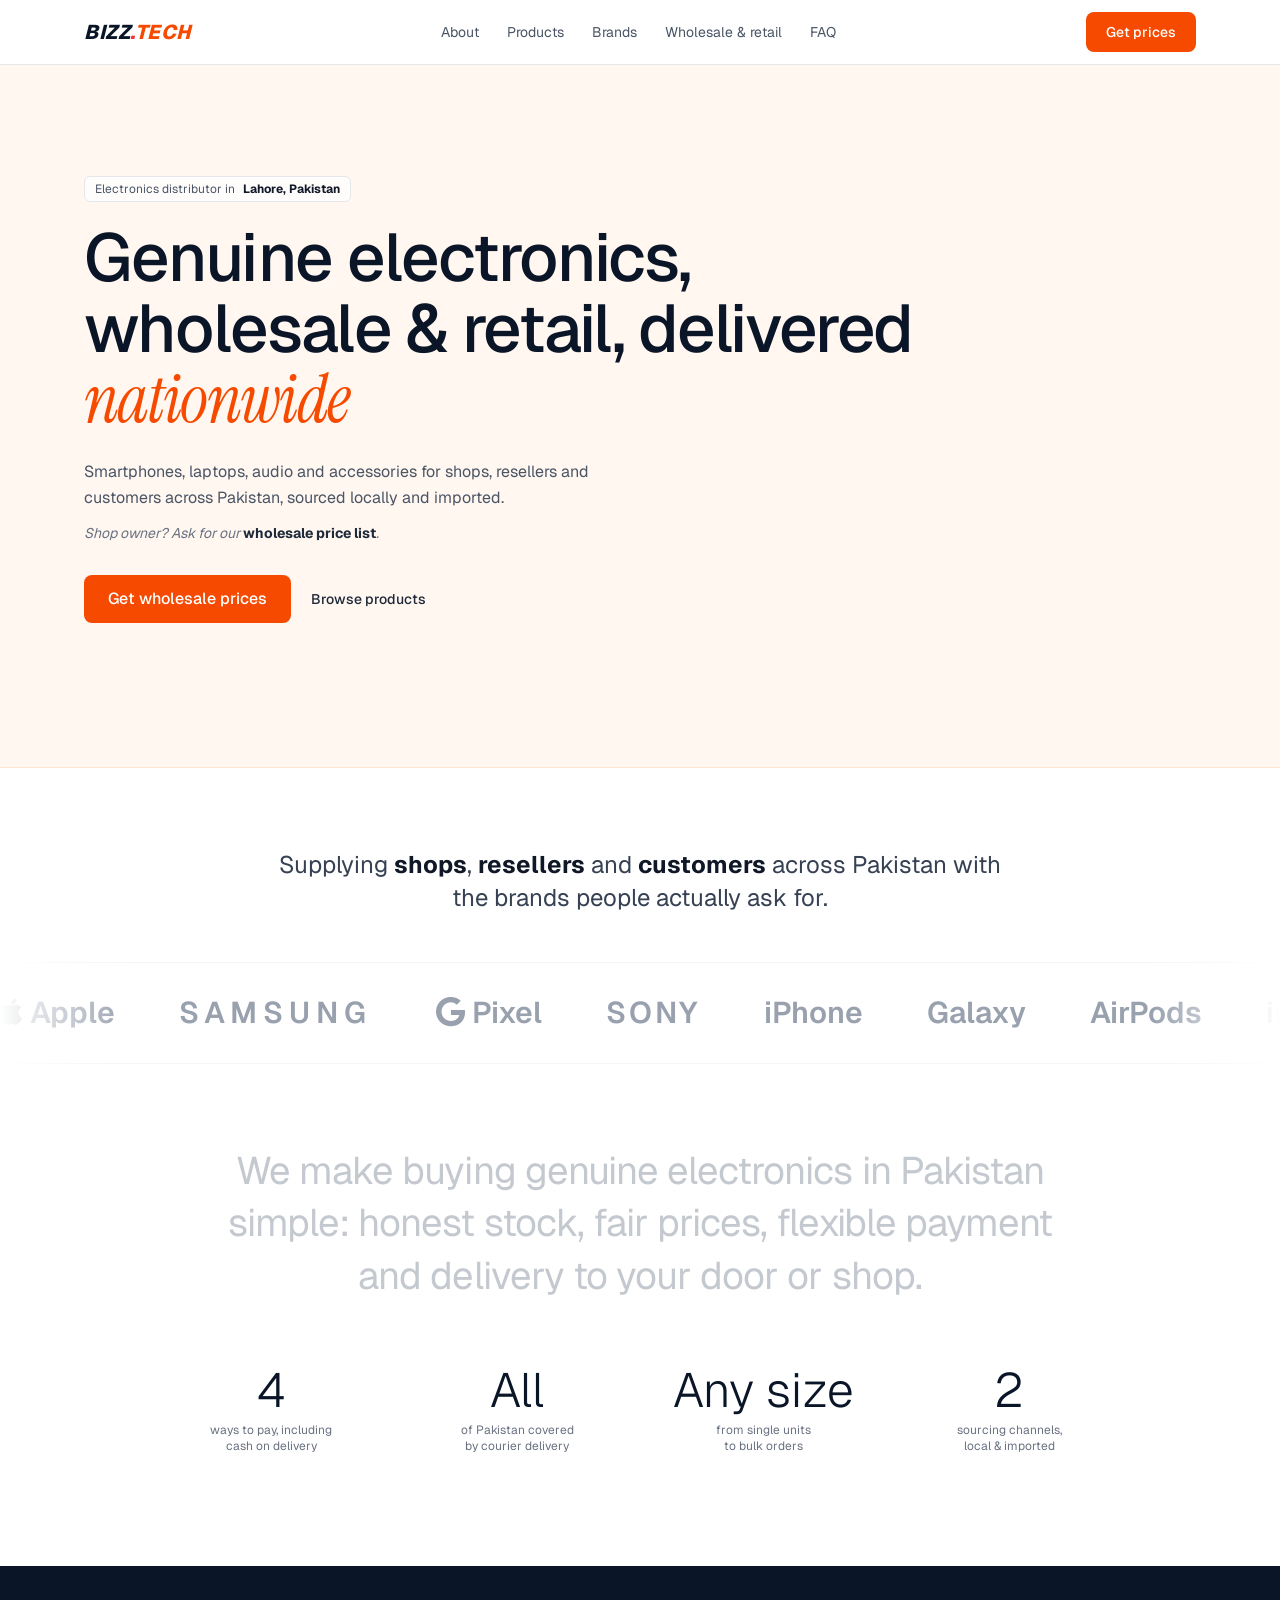
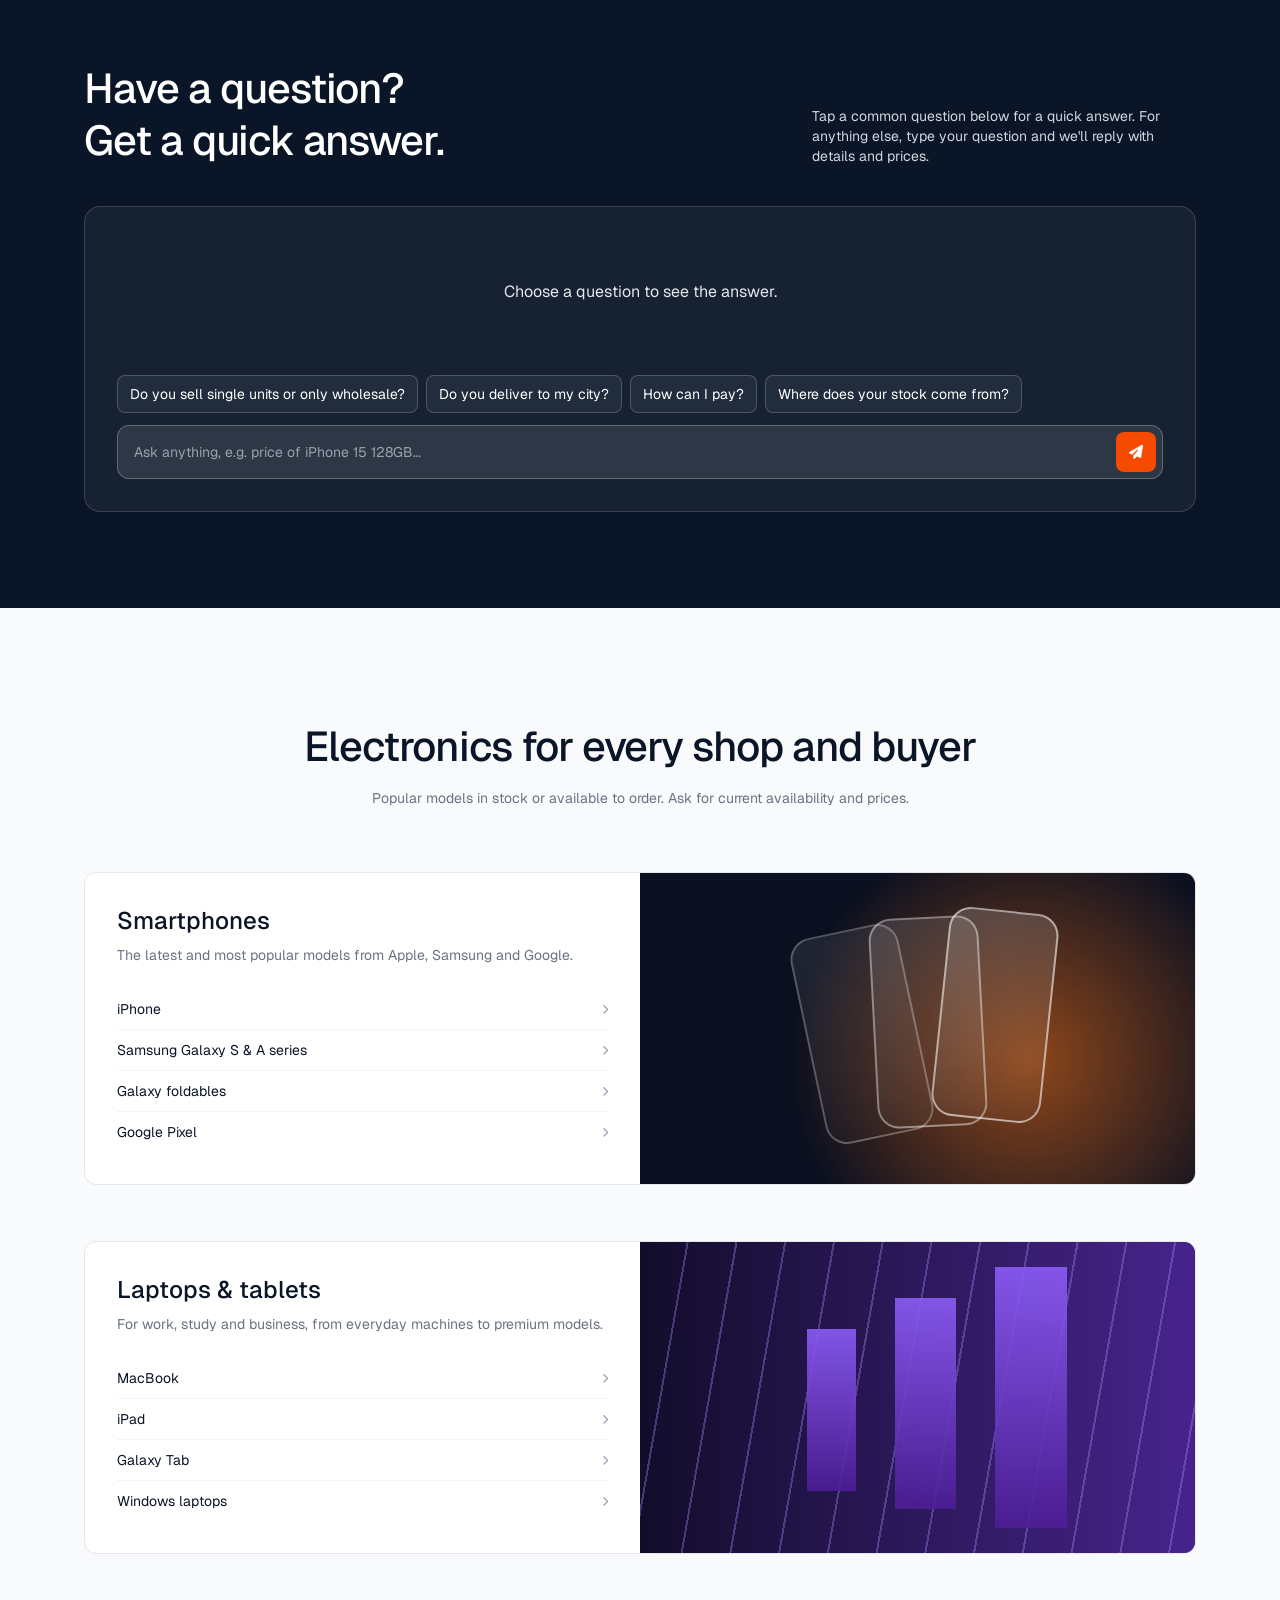
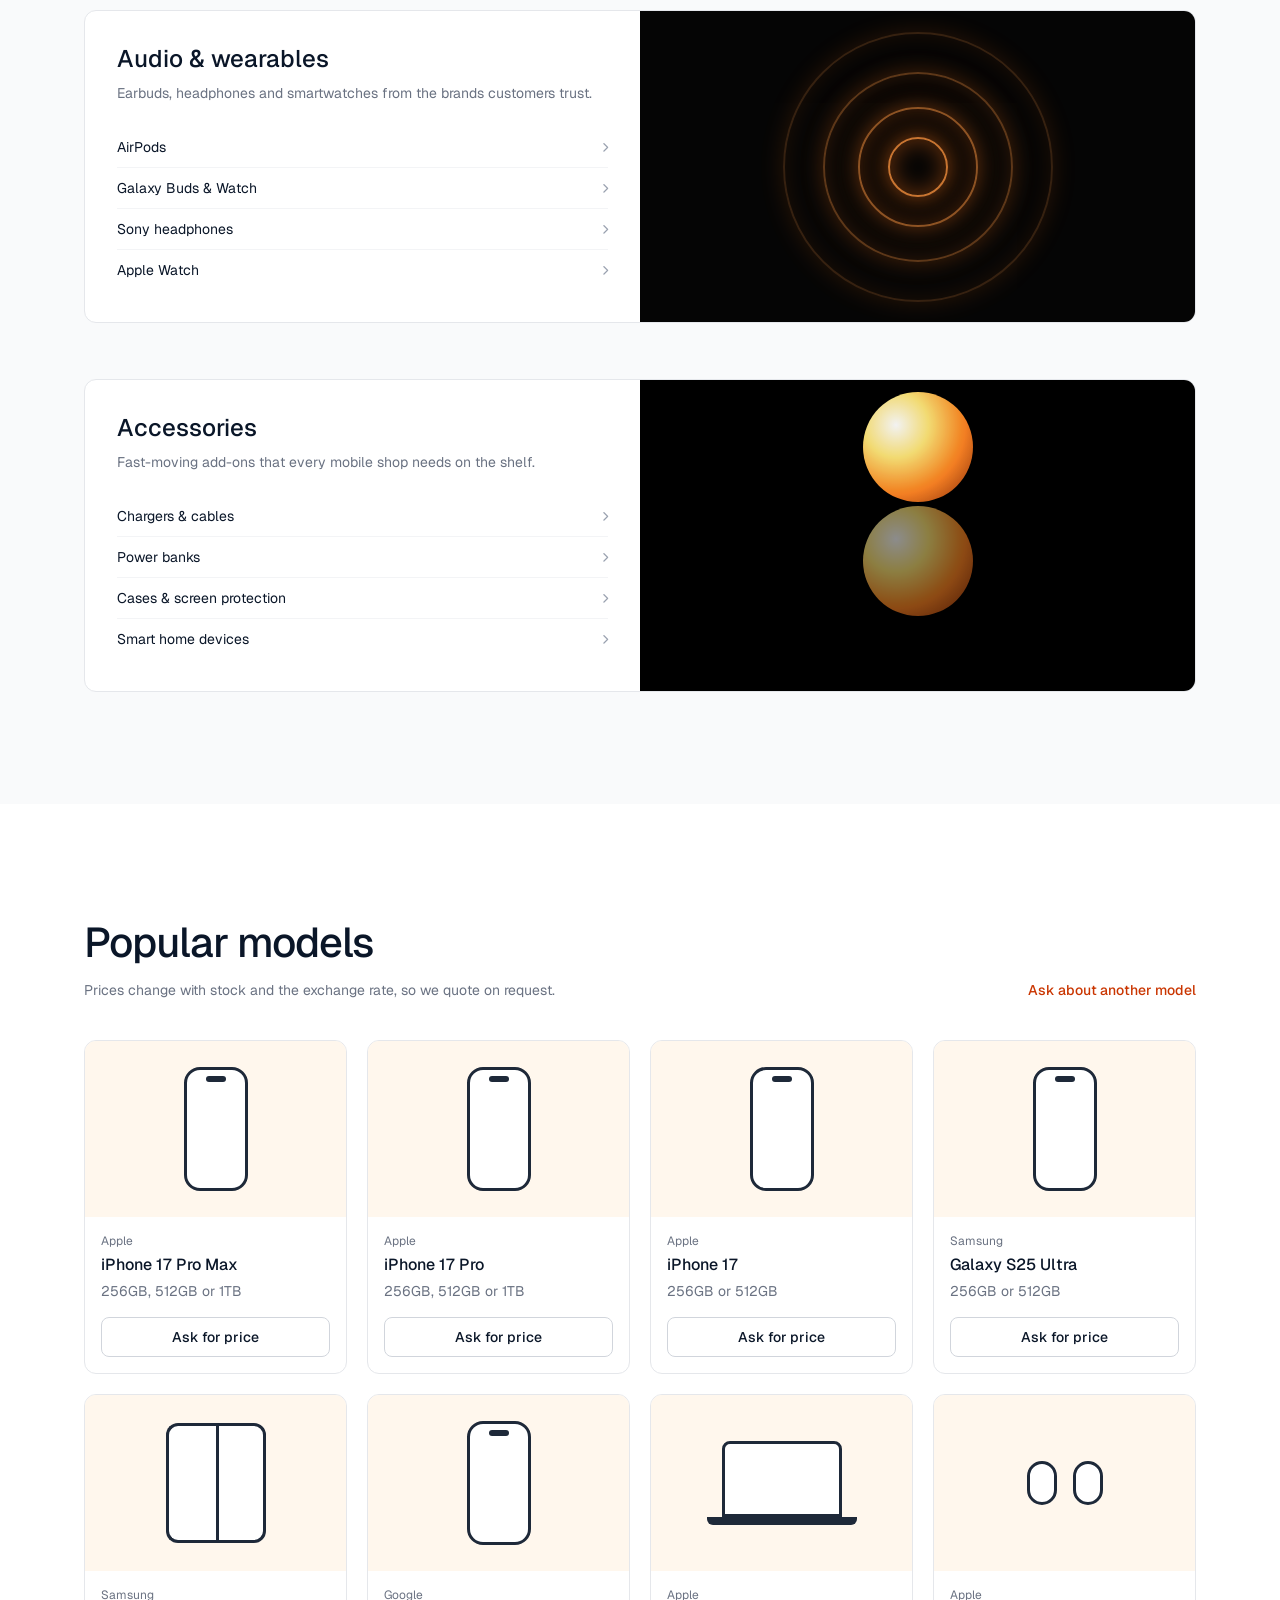
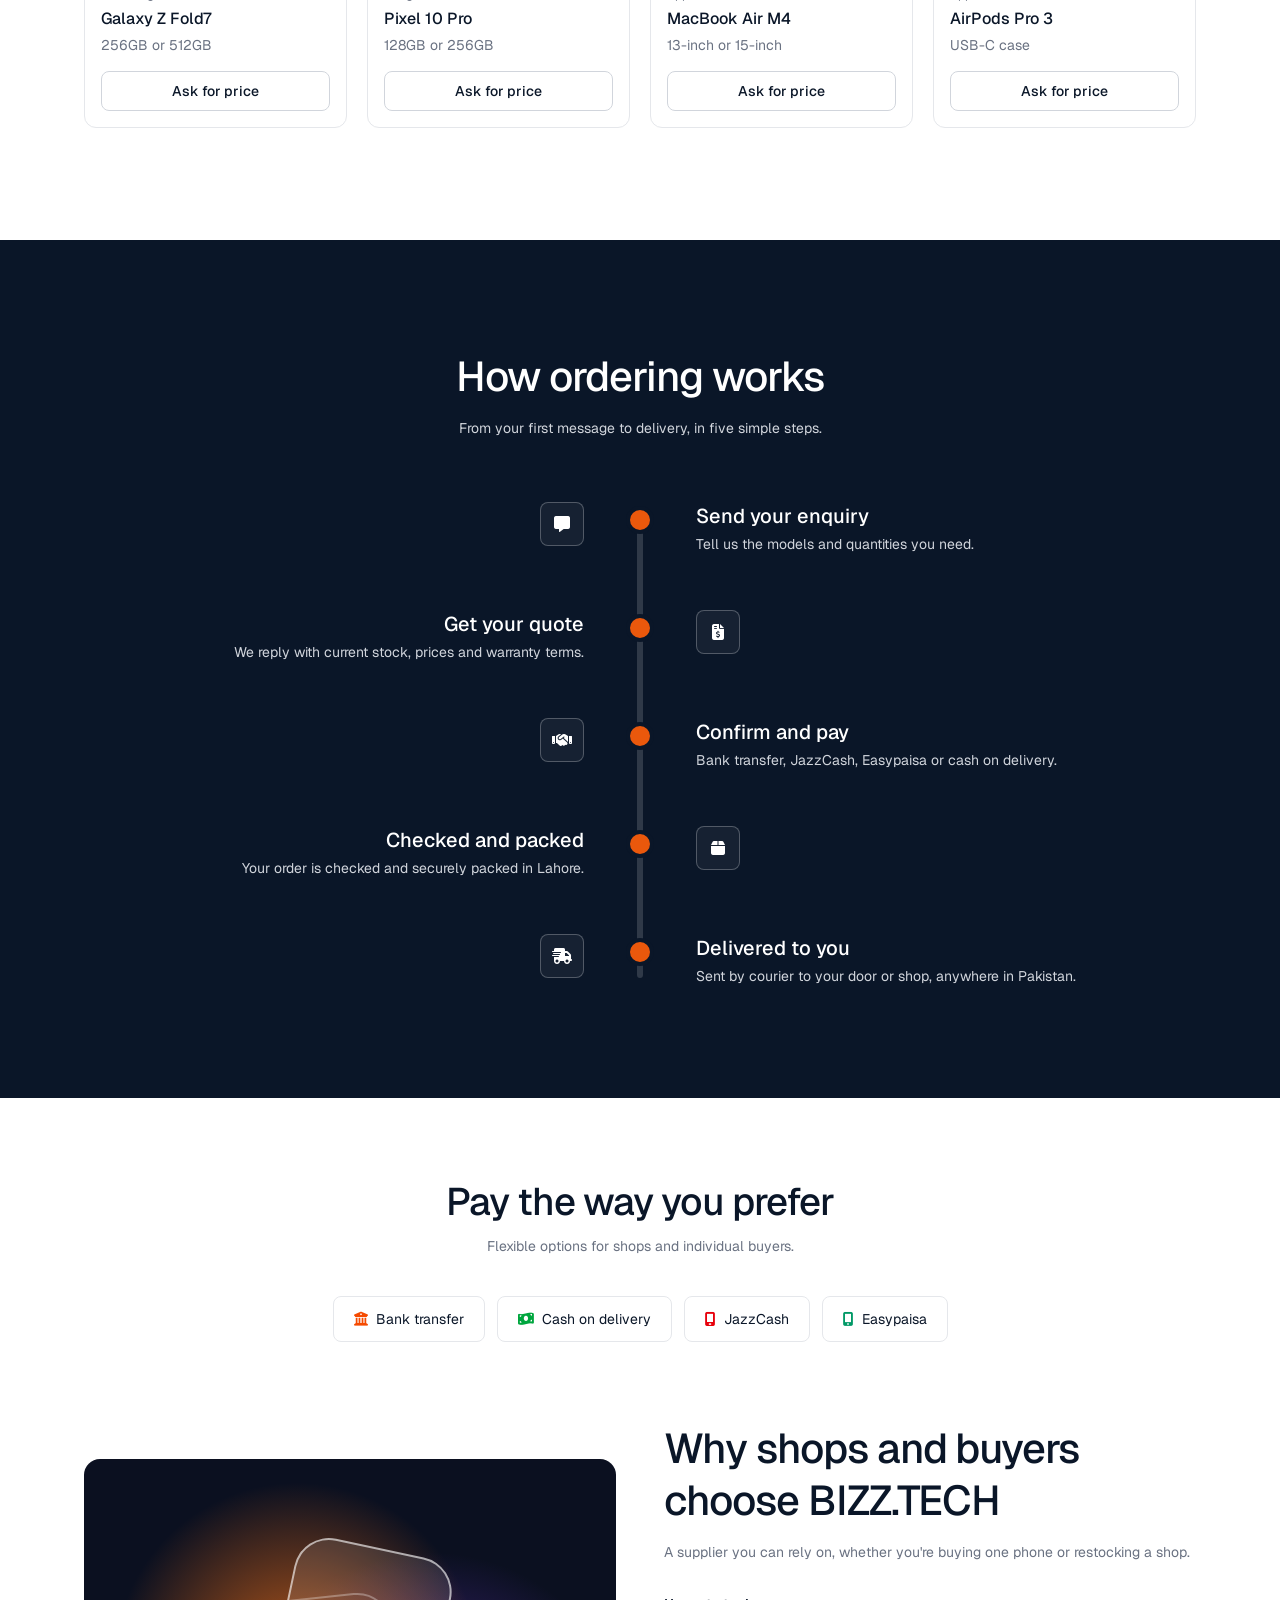
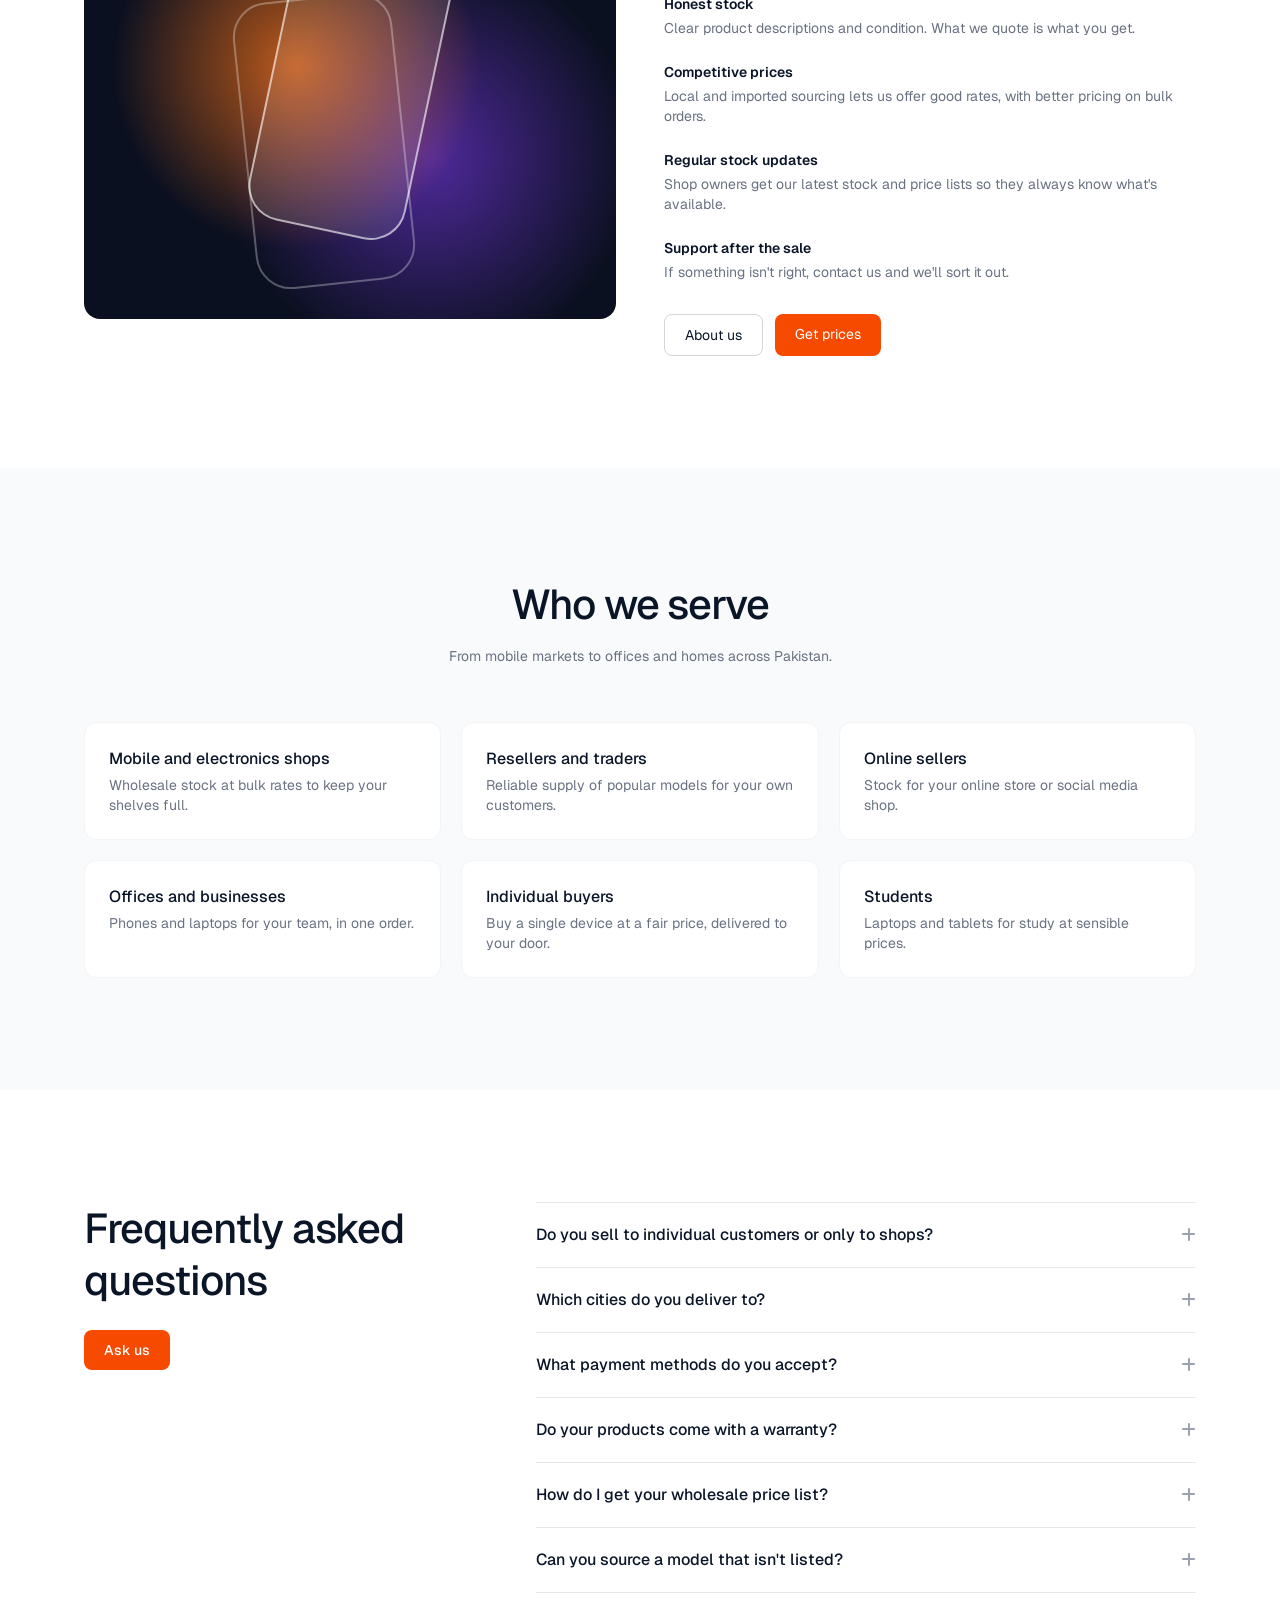
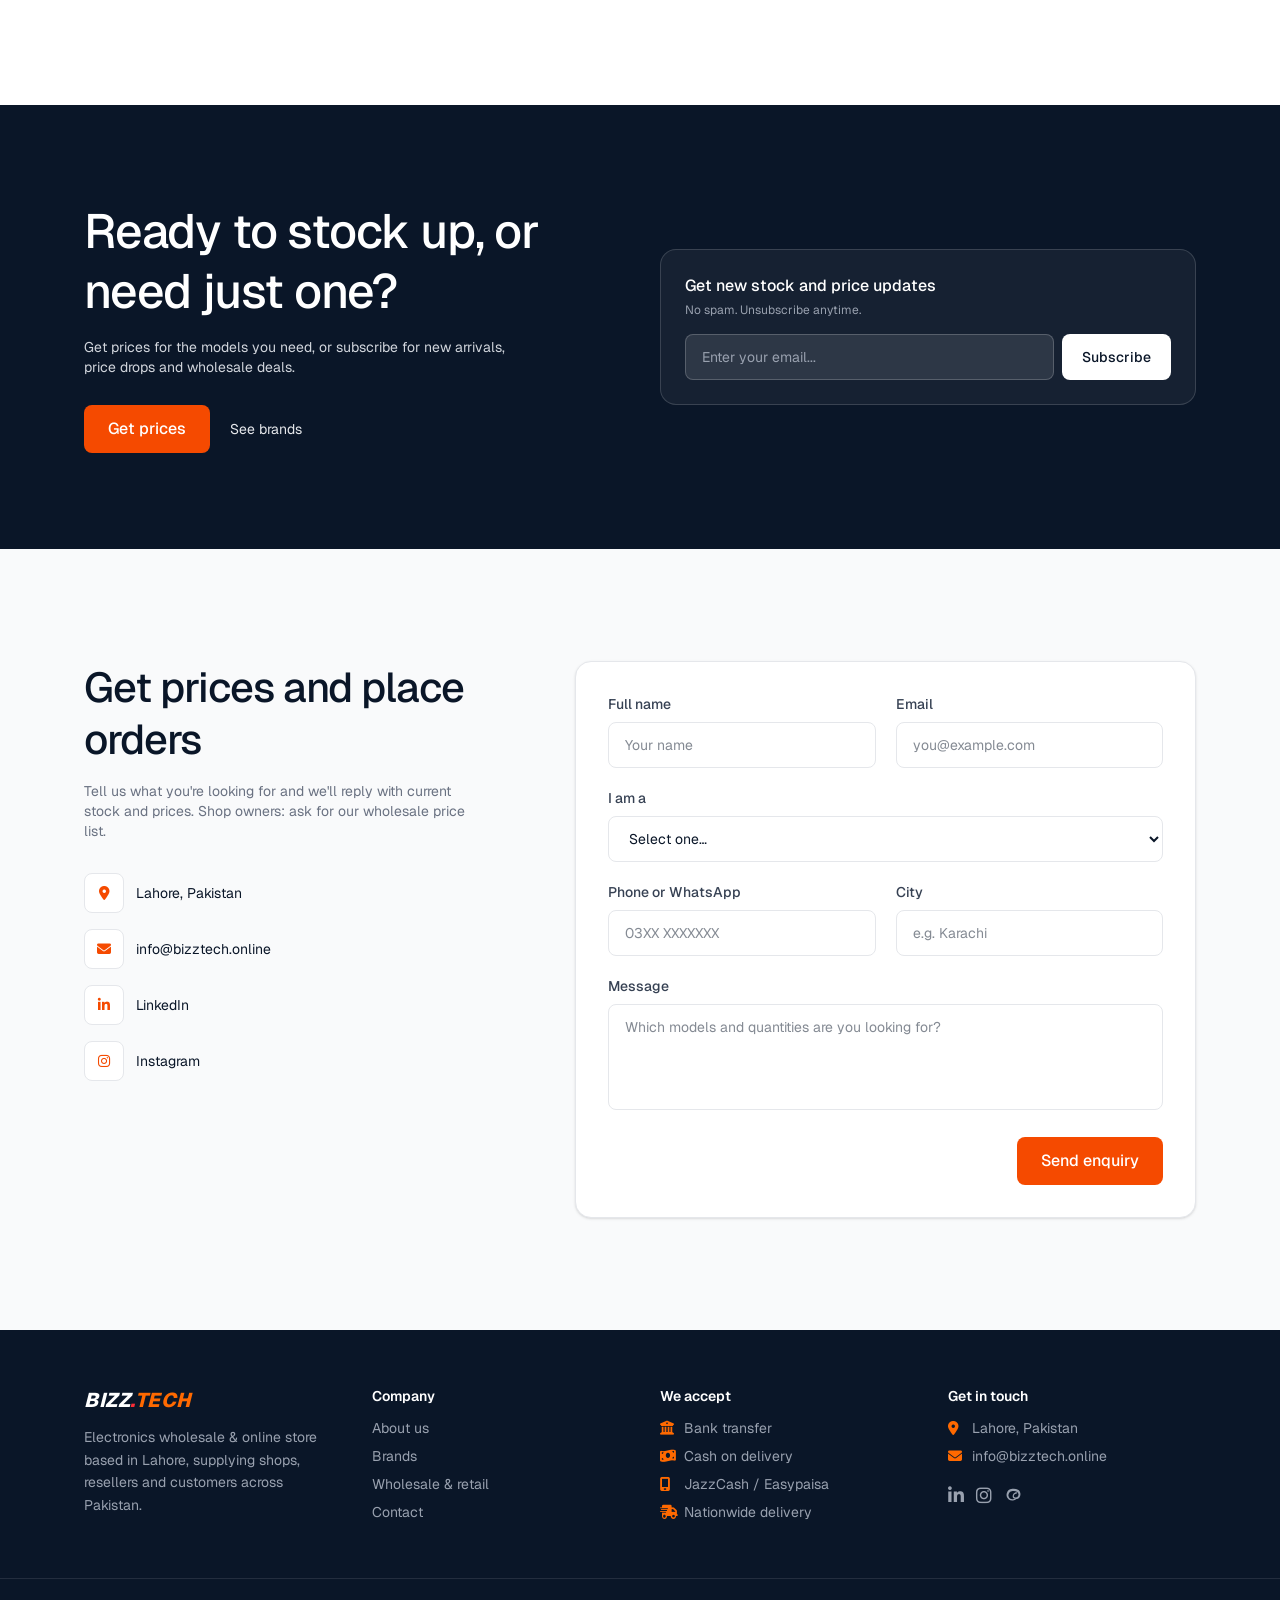
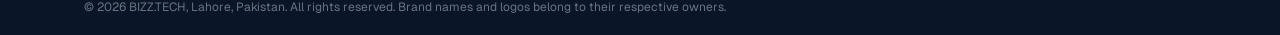
<file: index.html>
<!DOCTYPE html>
<html lang="en">
<head>
    <meta charset="UTF-8">
    <meta name="viewport" content="width=device-width, initial-scale=1.0">
    <title>BIZZ.TECH — Electronics Distribution & Wholesale in Pakistan</title>
    <meta name="description" content="BIZZ.TECH is a Pakistan-based ecommerce and distribution company supplying genuine smartphones, laptops, audio and accessories to retailers and wholesale buyers.">
    <link rel="canonical" href="https://bizztech.online/">
    <link rel="icon" href="favicon.ico" sizes="any">
    <link rel="icon" type="image/png" sizes="32x32" href="favicon-32.png">
    <link rel="apple-touch-icon" href="apple-touch-icon.png">
    <meta name="theme-color" content="#0a1628">
    <meta property="og:type" content="website">
    <meta property="og:site_name" content="BIZZ.TECH">
    <meta property="og:title" content="BIZZ.TECH — Electronics Distribution & Wholesale in Pakistan">
    <meta property="og:description" content="BIZZ.TECH is a Pakistan-based ecommerce and distribution company supplying genuine smartphones, laptops, audio and accessories to retailers and wholesale buyers.">
    <meta property="og:url" content="https://bizztech.online/">
    <meta property="og:image" content="https://bizztech.online/og-image.png">
    <meta property="og:image:width" content="1200">
    <meta property="og:image:height" content="630">
    <meta property="og:locale" content="en_PK">
    <meta name="twitter:card" content="summary_large_image">
    <link rel="stylesheet" href="styles.css">
    <link rel="stylesheet" href="https://cdnjs.cloudflare.com/ajax/libs/font-awesome/6.4.0/css/all.min.css">
    <link rel="preconnect" href="https://fonts.googleapis.com">
    <link rel="preconnect" href="https://fonts.gstatic.com" crossorigin>
    <link href="https://fonts.googleapis.com/css2?family=Geist:wght@300..700&family=Instrument+Serif:ital@1&display=swap" rel="stylesheet">
    <style>
        html { scroll-behavior: smooth; }
        body { font-family: 'Geist', ui-sans-serif, system-ui, sans-serif; }
        .font-accent { font-family: 'Instrument Serif', Georgia, serif; font-style: italic; font-weight: 400; }
        .hero-bg { background: #fff7f0; border-bottom: 1px solid #fde4cf; }

        /* Marquee */
        @keyframes marquee { from { transform: translateX(0); } to { transform: translateX(-50%); } }
        .marquee-track { display:flex; width:max-content; animation: marquee 35s linear infinite; }
        .marquee-mask { mask-image: linear-gradient(to right, transparent, #000 10%, #000 90%, transparent); -webkit-mask-image: linear-gradient(to right, transparent, #000 10%, #000 90%, transparent); }

        /* Scroll-reveal statement */
        .reveal-words span { color: #c4c8cf; transition: color .25s; }
        .reveal-words span.on { color: #0a1628; }
        .fade-up { opacity: 0; transform: translateY(24px); transition: opacity .7s ease, transform .7s ease; }
        .fade-up.in { opacity: 1; transform: none; }
        @media (prefers-reduced-motion: reduce) {
            .marquee-track { animation: none; }
            .fade-up { opacity: 1; transform: none; }
            .reveal-words span { color: #0a1628; }
        }

        /* Dark panels */
        .glass { background: rgba(255,255,255,.05); border: 1px solid rgba(255,255,255,.15); }

        /* Category art panels */
        .art { position: relative; overflow: hidden; background: #0b1020; }
        .art-phones::before { content:''; position:absolute; inset:0; background: radial-gradient(circle at 70% 60%, rgba(249,115,22,.55), transparent 55%); }
        .art-phones .ph { position:absolute; width:110px; height:210px; border-radius:22px; border:2px solid rgba(255,255,255,.55); background: linear-gradient(160deg, rgba(255,255,255,.18), rgba(255,255,255,.02)); }
        .art-laptops { background: #120d2b; }
        .art-laptops::before { content:''; position:absolute; inset:0; background: repeating-linear-gradient(100deg, transparent 0 46px, rgba(167,139,250,.35) 46px 48px), linear-gradient(90deg, transparent, rgba(124,58,237,.5)); }
        .art-laptops .slab { position:absolute; background: linear-gradient(180deg, #8b5cf6, #4c1d95); opacity:.9; }
        .art-audio { background: #050505; }
        .art-audio .ring { position:absolute; left:50%; top:50%; border-radius:9999px; border:2px solid rgba(251,146,60,.8); transform: translate(-50%,-50%); box-shadow: 0 0 25px rgba(249,115,22,.6), inset 0 0 25px rgba(249,115,22,.4); }
        .art-acc { background: #000; }
        .art-acc .ball { position:absolute; border-radius:9999px; background: radial-gradient(circle at 30% 30%, #fff, #fde68a 30%, #fb923c 60%, #7c2d12 100%); filter: saturate(1.2); }

        /* Timeline */
        .tl-dot { background: #ea580c; border: 4px solid #0a1628; }

        details summary::-webkit-details-marker { display:none; }
        details[open] .faq-icon { transform: rotate(45deg); }
    </style>
</head>
<body class="bg-white text-[#0a1628] antialiased">

    <header class="fixed top-0 inset-x-0 z-50 bg-white border-b border-gray-200">
        <div class="max-w-6xl mx-auto flex h-16 items-center justify-between px-5">
            <a href="index.html" class="text-xl font-extrabold italic tracking-wide" aria-label="BIZZ.TECH home">BIZZ<span class="text-red-500">.</span><span class="text-orange-600">TECH</span></a>
            <nav class="hidden lg:flex items-center gap-1 text-sm text-gray-600">
                <a href="about.html" class="px-3 py-2 rounded-lg hover:bg-gray-100 hover:text-gray-900">About</a>
                <a href="#popular" class="px-3 py-2 rounded-lg hover:bg-gray-100 hover:text-gray-900">Products</a>
                <a href="vendors.html" class="px-3 py-2 rounded-lg hover:bg-gray-100 hover:text-gray-900">Brands</a>
                <a href="services.html" class="px-3 py-2 rounded-lg hover:bg-gray-100 hover:text-gray-900">Wholesale &amp; retail</a>
                <a href="#faq" class="px-3 py-2 rounded-lg hover:bg-gray-100 hover:text-gray-900">FAQ</a>
            </nav>
            <div class="flex items-center gap-2">
                <a href="#contact" class="hidden md:inline-flex items-center gap-3 px-5 h-10 rounded-lg bg-orange-600 hover:bg-orange-700 text-white text-sm font-medium">
                    Get prices
                </a>
                <button id="menu-btn" class="lg:hidden p-2 text-gray-700" aria-label="Toggle navigation menu"><i class="fa-solid fa-bars text-xl"></i></button>
            </div>
        </div>
        <div id="mobile-menu" class="hidden lg:hidden border-t border-gray-100 bg-white px-5 py-4 space-y-1 shadow-md">
            <a href="about.html" class="block px-3 py-2.5 rounded-lg hover:bg-gray-50">About</a>
            <a href="#popular" class="block px-3 py-2.5 rounded-lg hover:bg-gray-50" data-close-menu>Products</a>
            <a href="vendors.html" class="block px-3 py-2.5 rounded-lg hover:bg-gray-50">Brands</a>
            <a href="services.html" class="block px-3 py-2.5 rounded-lg hover:bg-gray-50">Wholesale &amp; retail</a>
            <a href="#faq" class="block px-3 py-2.5 rounded-lg hover:bg-gray-50" data-close-menu>FAQ</a>
            <a href="#contact" class="block text-center mt-3 py-2.5 rounded-lg bg-orange-600 hover:bg-orange-700 text-white font-medium" data-close-menu>Get prices</a>
        </div>
    </header>

    <main>
        <section class="hero-bg relative overflow-hidden pt-36 pb-28 md:pt-44 md:pb-36">
            <div class="relative max-w-6xl mx-auto px-5">
                <span class="inline-flex items-center gap-2 text-xs bg-white/80 border border-gray-200 rounded-md px-2.5 py-1 text-gray-600">
                    Electronics distributor in <strong class="text-gray-900">Lahore, Pakistan</strong>
                </span>
                <h1 class="mt-5 text-[2.6rem] leading-[1.05] sm:text-6xl md:text-[4.2rem] font-medium tracking-tight max-w-4xl">
                    Genuine electronics, wholesale &amp; retail, delivered <span class="font-accent text-orange-600">nationwide</span>
                </h1>
                <p class="mt-6 text-gray-600 max-w-xl leading-relaxed">
                    Smartphones, laptops, audio and accessories for shops, resellers and customers across Pakistan, sourced locally and imported.
                </p>
                <p class="mt-3 text-sm text-gray-500 italic">Shop owner? Ask for our <strong class="text-gray-800 not-italic">wholesale price list</strong>.</p>
                <div class="mt-8 flex flex-wrap items-center gap-5">
                    <a href="#contact" class="inline-flex items-center gap-3 px-6 h-12 rounded-lg bg-orange-600 hover:bg-orange-700 text-white font-medium">
                        Get wholesale prices
                    </a>
                    <a href="#categories" class="text-sm font-medium text-gray-800 hover:text-orange-700">Browse products</a>
                </div>
            </div>
        </section>

        <section class="py-16 md:py-20 text-center">
            <p class="max-w-3xl mx-auto px-5 text-lg md:text-2xl text-gray-700 leading-snug">
                Supplying <strong class="text-gray-900">shops</strong>, <strong class="text-gray-900">resellers</strong> and <strong class="text-gray-900">customers</strong> across Pakistan with the brands people actually ask for.
            </p>
            <div class="mt-12 border-y border-gray-100 py-8 overflow-hidden marquee-mask">
                <div class="marquee-track gap-16 text-2xl md:text-3xl font-semibold text-gray-400">
                    <span class="flex items-center gap-16 pr-16">
                        <span><i class="fa-brands fa-apple"></i> Apple</span><span class="tracking-[.2em]">SAMSUNG</span><span><i class="fa-brands fa-google"></i> Pixel</span><span class="tracking-widest">SONY</span><span>iPhone</span><span>Galaxy</span><span>AirPods</span><span>iPad</span>
                    </span>
                    <!-- Second copy so the scroll loops without a gap -->
                    <span class="flex items-center gap-16 pr-16" aria-hidden="true">
                        <span><i class="fa-brands fa-apple"></i> Apple</span><span class="tracking-[.2em]">SAMSUNG</span><span><i class="fa-brands fa-google"></i> Pixel</span><span class="tracking-widest">SONY</span><span>iPhone</span><span>Galaxy</span><span>AirPods</span><span>iPad</span>
                    </span>
                </div>
            </div>
        </section>

        <section class="pb-24 md:pb-28">
            <p class="reveal-words max-w-4xl mx-auto px-5 text-center text-2xl md:text-[2.4rem] leading-snug tracking-tight">
                We make buying genuine electronics in Pakistan simple: honest stock, fair prices, flexible payment and delivery to your door or shop.
            </p>
            <div class="max-w-5xl mx-auto px-5 mt-16 grid grid-cols-2 md:grid-cols-4 gap-y-10 text-center">
                <div class="fade-up"><div class="text-4xl md:text-5xl font-light">4</div><div class="mt-2 text-xs text-gray-500">ways to pay, including<br>cash on delivery</div></div>
                <div class="fade-up"><div class="text-4xl md:text-5xl font-light">All</div><div class="mt-2 text-xs text-gray-500">of Pakistan covered<br>by courier delivery</div></div>
                <div class="fade-up"><div class="text-4xl md:text-5xl font-light">Any size</div><div class="mt-2 text-xs text-gray-500">from single units<br>to bulk orders</div></div>
                <div class="fade-up"><div class="text-4xl md:text-5xl font-light">2</div><div class="mt-2 text-xs text-gray-500">sourcing channels,<br>local &amp; imported</div></div>
            </div>
        </section>

        <section class="bg-[#0a1628] text-white py-20 md:py-24 relative overflow-hidden">
            <div class="relative max-w-6xl mx-auto px-5">
                <div class="grid md:grid-cols-2 gap-8 items-end">
                    <h2 class="text-3xl md:text-[2.6rem] leading-tight font-medium tracking-tight">Have a question?<br>Get a quick answer.</h2>
                    <p class="text-sm text-gray-300 max-w-sm md:justify-self-end">Tap a common question below for a quick answer. For anything else, type your question and we'll reply with details and prices.</p>
                </div>
                <div class="glass rounded-2xl mt-10 p-5 md:p-8">
                    <div class="flex flex-col items-center text-center py-6 md:py-10">
                        <p id="qa-answer" class="max-w-2xl text-gray-200 leading-relaxed min-h-[3.5rem]" aria-live="polite">Choose a question to see the answer.</p>
                    </div>
                    <div class="flex flex-wrap gap-2 mb-3">
                        <button type="button" class="qa-chip text-xs md:text-sm px-3 py-2 rounded-lg border border-white/20 bg-white/5 hover:bg-white/10" data-answer="Both. Shops and resellers get wholesale rates on bulk orders, and individual customers can buy single units at retail prices.">Do you sell single units or only wholesale?</button>
                        <button type="button" class="qa-chip text-xs md:text-sm px-3 py-2 rounded-lg border border-white/20 bg-white/5 hover:bg-white/10" data-answer="Yes. We're based in Lahore and send orders by courier to cities across Pakistan.">Do you deliver to my city?</button>
                        <button type="button" class="qa-chip text-xs md:text-sm px-3 py-2 rounded-lg border border-white/20 bg-white/5 hover:bg-white/10" data-answer="Bank transfer, cash on delivery, JazzCash or Easypaisa: whichever suits you.">How can I pay?</button>
                        <button type="button" class="qa-chip text-xs md:text-sm px-3 py-2 rounded-lg border border-white/20 bg-white/5 hover:bg-white/10" data-answer="We source from trusted local suppliers and import directly. Warranty terms depend on the product and are confirmed with every quote.">Where does your stock come from?</button>
                    </div>
                    <form id="qa-form" class="flex items-center gap-2 rounded-xl border border-white/25 bg-white/10 p-1.5 pl-4">
                        <label for="qa-input" class="sr-only">Ask your question</label>
                        <input id="qa-input" type="text" placeholder="Ask anything, e.g. price of iPhone 15 128GB…" class="flex-1 bg-transparent text-sm placeholder-gray-400 focus:outline-none">
                        <button type="submit" class="w-10 h-10 rounded-lg bg-orange-600 hover:bg-orange-700 grid place-items-center" aria-label="Send question"><i class="fa-solid fa-paper-plane text-sm"></i></button>
                    </form>
                </div>
            </div>
        </section>

        <section id="categories" class="bg-gray-50 py-24 md:py-28 scroll-mt-16">
            <div class="max-w-6xl mx-auto px-5">
                <div class="text-center max-w-2xl mx-auto mb-16">
                    <h2 class="text-3xl md:text-[2.6rem] leading-tight font-medium tracking-tight">Electronics for every shop and buyer</h2>
                    <p class="mt-4 text-sm text-gray-500">Popular models in stock or available to order. Ask for current availability and prices.</p>
                </div>

                <div class="space-y-14">
                    <article class="fade-up grid md:grid-cols-2 bg-white rounded-xl border border-gray-200 overflow-hidden">
                        <div class="p-6 md:p-8">
                            <h3 class="text-2xl font-medium">Smartphones</h3>
                            <p class="mt-2 text-sm text-gray-500">The latest and most popular models from Apple, Samsung and Google.</p>
                            <ul class="mt-6 divide-y divide-gray-100 text-sm">
                                <li><a href="#contact" class="flex justify-between py-2.5 hover:text-orange-700">iPhone <i class="fa-solid fa-chevron-right text-[10px] text-gray-400 self-center" aria-hidden="true"></i></a></li>
                                <li><a href="#contact" class="flex justify-between py-2.5 hover:text-orange-700">Samsung Galaxy S &amp; A series <i class="fa-solid fa-chevron-right text-[10px] text-gray-400 self-center" aria-hidden="true"></i></a></li>
                                <li><a href="#contact" class="flex justify-between py-2.5 hover:text-orange-700">Galaxy foldables <i class="fa-solid fa-chevron-right text-[10px] text-gray-400 self-center" aria-hidden="true"></i></a></li>
                                <li><a href="#contact" class="flex justify-between py-2.5 hover:text-orange-700">Google Pixel <i class="fa-solid fa-chevron-right text-[10px] text-gray-400 self-center" aria-hidden="true"></i></a></li>
                            </ul>
                        </div>
                        <div class="art art-phones min-h-[240px]" aria-hidden="true">
                            <div class="ph left-[30%] top-[18%] -rotate-12 opacity-50"></div>
                            <div class="ph left-[42%] top-[14%] -rotate-3 opacity-75"></div>
                            <div class="ph left-[54%] top-[12%] rotate-6"></div>
                        </div>
                    </article>

                    <article class="fade-up grid md:grid-cols-2 bg-white rounded-xl border border-gray-200 overflow-hidden">
                        <div class="p-6 md:p-8">
                            <h3 class="text-2xl font-medium">Laptops &amp; tablets</h3>
                            <p class="mt-2 text-sm text-gray-500">For work, study and business, from everyday machines to premium models.</p>
                            <ul class="mt-6 divide-y divide-gray-100 text-sm">
                                <li><a href="#contact" class="flex justify-between py-2.5 hover:text-orange-700">MacBook <i class="fa-solid fa-chevron-right text-[10px] text-gray-400 self-center" aria-hidden="true"></i></a></li>
                                <li><a href="#contact" class="flex justify-between py-2.5 hover:text-orange-700">iPad <i class="fa-solid fa-chevron-right text-[10px] text-gray-400 self-center" aria-hidden="true"></i></a></li>
                                <li><a href="#contact" class="flex justify-between py-2.5 hover:text-orange-700">Galaxy Tab <i class="fa-solid fa-chevron-right text-[10px] text-gray-400 self-center" aria-hidden="true"></i></a></li>
                                <li><a href="#contact" class="flex justify-between py-2.5 hover:text-orange-700">Windows laptops <i class="fa-solid fa-chevron-right text-[10px] text-gray-400 self-center" aria-hidden="true"></i></a></li>
                            </ul>
                        </div>
                        <div class="art art-laptops min-h-[240px]" aria-hidden="true">
                            <div class="slab left-[30%] top-[28%] w-[9%] h-[52%]"></div>
                            <div class="slab left-[46%] top-[18%] w-[11%] h-[68%]"></div>
                            <div class="slab left-[64%] top-[8%] w-[13%] h-[84%]"></div>
                        </div>
                    </article>

                    <article class="fade-up grid md:grid-cols-2 bg-white rounded-xl border border-gray-200 overflow-hidden">
                        <div class="p-6 md:p-8">
                            <h3 class="text-2xl font-medium">Audio &amp; wearables</h3>
                            <p class="mt-2 text-sm text-gray-500">Earbuds, headphones and smartwatches from the brands customers trust.</p>
                            <ul class="mt-6 divide-y divide-gray-100 text-sm">
                                <li><a href="#contact" class="flex justify-between py-2.5 hover:text-orange-700">AirPods <i class="fa-solid fa-chevron-right text-[10px] text-gray-400 self-center" aria-hidden="true"></i></a></li>
                                <li><a href="#contact" class="flex justify-between py-2.5 hover:text-orange-700">Galaxy Buds &amp; Watch <i class="fa-solid fa-chevron-right text-[10px] text-gray-400 self-center" aria-hidden="true"></i></a></li>
                                <li><a href="#contact" class="flex justify-between py-2.5 hover:text-orange-700">Sony headphones <i class="fa-solid fa-chevron-right text-[10px] text-gray-400 self-center" aria-hidden="true"></i></a></li>
                                <li><a href="#contact" class="flex justify-between py-2.5 hover:text-orange-700">Apple Watch <i class="fa-solid fa-chevron-right text-[10px] text-gray-400 self-center" aria-hidden="true"></i></a></li>
                            </ul>
                        </div>
                        <div class="art art-audio min-h-[240px]" aria-hidden="true">
                            <div class="ring w-[60px] h-[60px]"></div>
                            <div class="ring w-[120px] h-[120px] opacity-70"></div>
                            <div class="ring w-[190px] h-[190px] opacity-45"></div>
                            <div class="ring w-[270px] h-[270px] opacity-25"></div>
                        </div>
                    </article>

                    <article class="fade-up grid md:grid-cols-2 bg-white rounded-xl border border-gray-200 overflow-hidden">
                        <div class="p-6 md:p-8">
                            <h3 class="text-2xl font-medium">Accessories</h3>
                            <p class="mt-2 text-sm text-gray-500">Fast-moving add-ons that every mobile shop needs on the shelf.</p>
                            <ul class="mt-6 divide-y divide-gray-100 text-sm">
                                <li><a href="#contact" class="flex justify-between py-2.5 hover:text-orange-700">Chargers &amp; cables <i class="fa-solid fa-chevron-right text-[10px] text-gray-400 self-center" aria-hidden="true"></i></a></li>
                                <li><a href="#contact" class="flex justify-between py-2.5 hover:text-orange-700">Power banks <i class="fa-solid fa-chevron-right text-[10px] text-gray-400 self-center" aria-hidden="true"></i></a></li>
                                <li><a href="#contact" class="flex justify-between py-2.5 hover:text-orange-700">Cases &amp; screen protection <i class="fa-solid fa-chevron-right text-[10px] text-gray-400 self-center" aria-hidden="true"></i></a></li>
                                <li><a href="#contact" class="flex justify-between py-2.5 hover:text-orange-700">Smart home devices <i class="fa-solid fa-chevron-right text-[10px] text-gray-400 self-center" aria-hidden="true"></i></a></li>
                            </ul>
                        </div>
                        <div class="art art-acc min-h-[240px]" aria-hidden="true">
                            <div class="ball w-[110px] h-[110px] left-[calc(50%-55px)] top-[12px] opacity-95"></div>
                            <div class="ball w-[110px] h-[110px] left-[calc(50%-55px)] top-[126px] opacity-55"></div>
                        </div>
                    </article>
                </div>
            </div>
        </section>

        <section id="popular" class="py-24 md:py-28 scroll-mt-16">
            <div class="max-w-6xl mx-auto px-5">
                <div class="flex flex-wrap items-end justify-between gap-4 mb-10">
                    <div>
                        <h2 class="text-3xl md:text-[2.6rem] leading-tight font-medium tracking-tight">Popular models</h2>
                        <p class="mt-3 text-sm text-gray-500">Prices change with stock and the exchange rate, so we quote on request.</p>
                    </div>
                    <a href="#contact" class="text-sm font-medium text-orange-700 hover:underline">Ask about another model</a>
                </div>
                <div class="grid grid-cols-2 lg:grid-cols-4 gap-4 md:gap-5">
                    <article class="fade-up bg-white rounded-xl border border-gray-200 overflow-hidden flex flex-col">
                        <div class="h-44 bg-orange-50 grid place-items-center" aria-hidden="true"><div class="w-[64px] h-[124px] rounded-[16px] border-[3px] border-gray-800 bg-white relative"><span class="absolute top-1.5 left-1/2 -translate-x-1/2 w-5 h-1.5 rounded-full bg-gray-800"></span></div></div>
                        <div class="p-4 flex flex-col flex-1">
                            <p class="text-xs text-gray-500">Apple</p>
                            <h3 class="mt-1 font-medium">iPhone 17 Pro Max</h3>
                            <p class="mt-1 text-sm text-gray-500">256GB, 512GB or 1TB</p>
                            <a href="#contact" class="ask-price mt-4 inline-flex justify-center items-center h-10 rounded-lg border border-gray-300 text-sm font-medium hover:border-orange-600 hover:text-orange-700" data-product="Apple iPhone 17 Pro Max">Ask for price</a>
                        </div>
                    </article>
                    <article class="fade-up bg-white rounded-xl border border-gray-200 overflow-hidden flex flex-col">
                        <div class="h-44 bg-orange-50 grid place-items-center" aria-hidden="true"><div class="w-[64px] h-[124px] rounded-[16px] border-[3px] border-gray-800 bg-white relative"><span class="absolute top-1.5 left-1/2 -translate-x-1/2 w-5 h-1.5 rounded-full bg-gray-800"></span></div></div>
                        <div class="p-4 flex flex-col flex-1">
                            <p class="text-xs text-gray-500">Apple</p>
                            <h3 class="mt-1 font-medium">iPhone 17 Pro</h3>
                            <p class="mt-1 text-sm text-gray-500">256GB, 512GB or 1TB</p>
                            <a href="#contact" class="ask-price mt-4 inline-flex justify-center items-center h-10 rounded-lg border border-gray-300 text-sm font-medium hover:border-orange-600 hover:text-orange-700" data-product="Apple iPhone 17 Pro">Ask for price</a>
                        </div>
                    </article>
                    <article class="fade-up bg-white rounded-xl border border-gray-200 overflow-hidden flex flex-col">
                        <div class="h-44 bg-orange-50 grid place-items-center" aria-hidden="true"><div class="w-[64px] h-[124px] rounded-[16px] border-[3px] border-gray-800 bg-white relative"><span class="absolute top-1.5 left-1/2 -translate-x-1/2 w-5 h-1.5 rounded-full bg-gray-800"></span></div></div>
                        <div class="p-4 flex flex-col flex-1">
                            <p class="text-xs text-gray-500">Apple</p>
                            <h3 class="mt-1 font-medium">iPhone 17</h3>
                            <p class="mt-1 text-sm text-gray-500">256GB or 512GB</p>
                            <a href="#contact" class="ask-price mt-4 inline-flex justify-center items-center h-10 rounded-lg border border-gray-300 text-sm font-medium hover:border-orange-600 hover:text-orange-700" data-product="Apple iPhone 17">Ask for price</a>
                        </div>
                    </article>
                    <article class="fade-up bg-white rounded-xl border border-gray-200 overflow-hidden flex flex-col">
                        <div class="h-44 bg-orange-50 grid place-items-center" aria-hidden="true"><div class="w-[64px] h-[124px] rounded-[16px] border-[3px] border-gray-800 bg-white relative"><span class="absolute top-1.5 left-1/2 -translate-x-1/2 w-5 h-1.5 rounded-full bg-gray-800"></span></div></div>
                        <div class="p-4 flex flex-col flex-1">
                            <p class="text-xs text-gray-500">Samsung</p>
                            <h3 class="mt-1 font-medium">Galaxy S25 Ultra</h3>
                            <p class="mt-1 text-sm text-gray-500">256GB or 512GB</p>
                            <a href="#contact" class="ask-price mt-4 inline-flex justify-center items-center h-10 rounded-lg border border-gray-300 text-sm font-medium hover:border-orange-600 hover:text-orange-700" data-product="Samsung Galaxy S25 Ultra">Ask for price</a>
                        </div>
                    </article>
                    <article class="fade-up bg-white rounded-xl border border-gray-200 overflow-hidden flex flex-col">
                        <div class="h-44 bg-orange-50 grid place-items-center" aria-hidden="true"><div class="flex"><div class="w-[50px] h-[120px] rounded-l-[12px] border-[3px] border-r-0 border-gray-800 bg-white"></div><div class="w-[50px] h-[120px] rounded-r-[12px] border-[3px] border-gray-800 bg-white"></div></div></div>
                        <div class="p-4 flex flex-col flex-1">
                            <p class="text-xs text-gray-500">Samsung</p>
                            <h3 class="mt-1 font-medium">Galaxy Z Fold7</h3>
                            <p class="mt-1 text-sm text-gray-500">256GB or 512GB</p>
                            <a href="#contact" class="ask-price mt-4 inline-flex justify-center items-center h-10 rounded-lg border border-gray-300 text-sm font-medium hover:border-orange-600 hover:text-orange-700" data-product="Samsung Galaxy Z Fold7">Ask for price</a>
                        </div>
                    </article>
                    <article class="fade-up bg-white rounded-xl border border-gray-200 overflow-hidden flex flex-col">
                        <div class="h-44 bg-orange-50 grid place-items-center" aria-hidden="true"><div class="w-[64px] h-[124px] rounded-[16px] border-[3px] border-gray-800 bg-white relative"><span class="absolute top-1.5 left-1/2 -translate-x-1/2 w-5 h-1.5 rounded-full bg-gray-800"></span></div></div>
                        <div class="p-4 flex flex-col flex-1">
                            <p class="text-xs text-gray-500">Google</p>
                            <h3 class="mt-1 font-medium">Pixel 10 Pro</h3>
                            <p class="mt-1 text-sm text-gray-500">128GB or 256GB</p>
                            <a href="#contact" class="ask-price mt-4 inline-flex justify-center items-center h-10 rounded-lg border border-gray-300 text-sm font-medium hover:border-orange-600 hover:text-orange-700" data-product="Google Pixel 10 Pro">Ask for price</a>
                        </div>
                    </article>
                    <article class="fade-up bg-white rounded-xl border border-gray-200 overflow-hidden flex flex-col">
                        <div class="h-44 bg-orange-50 grid place-items-center" aria-hidden="true"><div class="flex flex-col items-center"><div class="w-[120px] h-[76px] rounded-t-[8px] border-[3px] border-gray-800 bg-white"></div><div class="w-[150px] h-[8px] rounded-b-[6px] bg-gray-800"></div></div></div>
                        <div class="p-4 flex flex-col flex-1">
                            <p class="text-xs text-gray-500">Apple</p>
                            <h3 class="mt-1 font-medium">MacBook Air M4</h3>
                            <p class="mt-1 text-sm text-gray-500">13-inch or 15-inch</p>
                            <a href="#contact" class="ask-price mt-4 inline-flex justify-center items-center h-10 rounded-lg border border-gray-300 text-sm font-medium hover:border-orange-600 hover:text-orange-700" data-product="Apple MacBook Air M4">Ask for price</a>
                        </div>
                    </article>
                    <article class="fade-up bg-white rounded-xl border border-gray-200 overflow-hidden flex flex-col">
                        <div class="h-44 bg-orange-50 grid place-items-center" aria-hidden="true"><div class="flex gap-4 items-end"><div class="w-[30px] h-[44px] rounded-full border-[3px] border-gray-800 bg-white"></div><div class="w-[30px] h-[44px] rounded-full border-[3px] border-gray-800 bg-white"></div></div></div>
                        <div class="p-4 flex flex-col flex-1">
                            <p class="text-xs text-gray-500">Apple</p>
                            <h3 class="mt-1 font-medium">AirPods Pro 3</h3>
                            <p class="mt-1 text-sm text-gray-500">USB-C case</p>
                            <a href="#contact" class="ask-price mt-4 inline-flex justify-center items-center h-10 rounded-lg border border-gray-300 text-sm font-medium hover:border-orange-600 hover:text-orange-700" data-product="Apple AirPods Pro 3">Ask for price</a>
                        </div>
                    </article>
                </div>
            </div>
        </section>

        <section class="bg-[#0a1628] text-white py-24 md:py-28 relative overflow-hidden">
            <div class="relative max-w-5xl mx-auto px-5">
                <div class="text-center max-w-xl mx-auto mb-16">
                    <h2 class="text-3xl md:text-[2.6rem] font-medium tracking-tight">How ordering works</h2>
                    <p class="mt-4 text-sm text-gray-300">From your first message to delivery, in five simple steps.</p>
                </div>
                <ol class="relative">
                    <div class="absolute left-5 md:left-1/2 top-2 bottom-2 w-1.5 -translate-x-1/2 rounded-full bg-white/15"></div>
                    <li class="fade-up relative grid md:grid-cols-2 gap-4 pl-14 md:pl-0 pb-14">
                        <div class="hidden md:flex justify-end pr-12"><span class="w-11 h-11 rounded-lg border border-white/25 bg-white/5 grid place-items-center"><i class="fa-solid fa-message"></i></span></div>
                        <span class="tl-dot absolute left-5 md:left-1/2 top-1 w-7 h-7 -translate-x-1/2 rounded-full"></span>
                        <div class="md:pl-12"><h3 class="text-xl font-medium">Send your enquiry</h3><p class="text-sm text-gray-300 mt-1">Tell us the models and quantities you need.</p></div>
                    </li>
                    <li class="fade-up relative grid md:grid-cols-2 gap-4 pl-14 md:pl-0 pb-14">
                        <div class="md:text-right md:pr-12 order-2 md:order-1"><h3 class="text-xl font-medium">Get your quote</h3><p class="text-sm text-gray-300 mt-1">We reply with current stock, prices and warranty terms.</p></div>
                        <span class="tl-dot absolute left-5 md:left-1/2 top-1 w-7 h-7 -translate-x-1/2 rounded-full"></span>
                        <div class="hidden md:flex md:order-2 pl-12"><span class="w-11 h-11 rounded-lg border border-white/25 bg-white/5 grid place-items-center"><i class="fa-solid fa-file-invoice-dollar"></i></span></div>
                    </li>
                    <li class="fade-up relative grid md:grid-cols-2 gap-4 pl-14 md:pl-0 pb-14">
                        <div class="hidden md:flex justify-end pr-12"><span class="w-11 h-11 rounded-lg border border-white/25 bg-white/5 grid place-items-center"><i class="fa-solid fa-handshake"></i></span></div>
                        <span class="tl-dot absolute left-5 md:left-1/2 top-1 w-7 h-7 -translate-x-1/2 rounded-full"></span>
                        <div class="md:pl-12"><h3 class="text-xl font-medium">Confirm and pay</h3><p class="text-sm text-gray-300 mt-1">Bank transfer, JazzCash, Easypaisa or cash on delivery.</p></div>
                    </li>
                    <li class="fade-up relative grid md:grid-cols-2 gap-4 pl-14 md:pl-0 pb-14">
                        <div class="md:text-right md:pr-12 order-2 md:order-1"><h3 class="text-xl font-medium">Checked and packed</h3><p class="text-sm text-gray-300 mt-1">Your order is checked and securely packed in Lahore.</p></div>
                        <span class="tl-dot absolute left-5 md:left-1/2 top-1 w-7 h-7 -translate-x-1/2 rounded-full"></span>
                        <div class="hidden md:flex md:order-2 pl-12"><span class="w-11 h-11 rounded-lg border border-white/25 bg-white/5 grid place-items-center"><i class="fa-solid fa-box"></i></span></div>
                    </li>
                    <li class="fade-up relative grid md:grid-cols-2 gap-4 pl-14 md:pl-0">
                        <div class="hidden md:flex justify-end pr-12"><span class="w-11 h-11 rounded-lg border border-white/25 bg-white/5 grid place-items-center"><i class="fa-solid fa-truck-fast"></i></span></div>
                        <span class="tl-dot absolute left-5 md:left-1/2 top-1 w-7 h-7 -translate-x-1/2 rounded-full"></span>
                        <div class="md:pl-12"><h3 class="text-xl font-medium">Delivered to you</h3><p class="text-sm text-gray-300 mt-1">Sent by courier to your door or shop, anywhere in Pakistan.</p></div>
                    </li>
                </ol>
            </div>
        </section>

        <section class="py-20 text-center">
            <h2 class="text-3xl md:text-[2.4rem] font-medium tracking-tight">Pay the way you prefer</h2>
            <p class="mt-3 text-sm text-gray-500">Flexible options for shops and individual buyers.</p>
            <div class="mt-10 flex flex-wrap justify-center gap-3 px-5">
                <span class="inline-flex items-center gap-2 px-5 py-3 rounded-lg border border-gray-200 text-sm"><i class="fa-solid fa-building-columns text-orange-600"></i> Bank transfer</span>
                <span class="inline-flex items-center gap-2 px-5 py-3 rounded-lg border border-gray-200 text-sm"><i class="fa-solid fa-money-bill-wave text-green-600"></i> Cash on delivery</span>
                <span class="inline-flex items-center gap-2 px-5 py-3 rounded-lg border border-gray-200 text-sm"><i class="fa-solid fa-mobile-screen text-red-600"></i> JazzCash</span>
                <span class="inline-flex items-center gap-2 px-5 py-3 rounded-lg border border-gray-200 text-sm"><i class="fa-solid fa-mobile-screen-button text-emerald-600"></i> Easypaisa</span>
            </div>
        </section>

        <section class="pb-24 md:pb-28">
            <div class="max-w-6xl mx-auto px-5 grid md:grid-cols-2 gap-12 items-center">
                <div class="fade-up art rounded-2xl min-h-[340px] md:min-h-[460px]" aria-hidden="true">
                    <div class="absolute inset-0 bg-[radial-gradient(circle_at_40%_45%,rgba(249,115,22,.75),transparent_45%),radial-gradient(circle_at_65%_65%,rgba(124,58,237,.6),transparent_45%)]"></div>
                    <div class="absolute left-1/2 top-1/2 -translate-x-1/2 -translate-y-1/2 w-40 h-72 rounded-[2.2rem] border-2 border-white/60 bg-white/10 rotate-12"></div>
                    <div class="absolute left-[30%] top-[30%] w-40 h-72 rounded-[2.2rem] border-2 border-white/30 -rotate-6"></div>
                </div>
                <div>
                    <h2 class="text-3xl md:text-[2.6rem] leading-tight font-medium tracking-tight">Why shops and buyers choose BIZZ.TECH</h2>
                    <p class="mt-4 text-sm text-gray-500">A supplier you can rely on, whether you're buying one phone or restocking a shop.</p>
                    <dl class="mt-8 space-y-6 text-sm">
                        <div><dt class="font-semibold">Honest stock</dt><dd class="text-gray-500 mt-1">Clear product descriptions and condition. What we quote is what you get.</dd></div>
                        <div><dt class="font-semibold">Competitive prices</dt><dd class="text-gray-500 mt-1">Local and imported sourcing lets us offer good rates, with better pricing on bulk orders.</dd></div>
                        <div><dt class="font-semibold">Regular stock updates</dt><dd class="text-gray-500 mt-1">Shop owners get our latest stock and price lists so they always know what's available.</dd></div>
                        <div><dt class="font-semibold">Support after the sale</dt><dd class="text-gray-500 mt-1">If something isn't right, contact us and we'll sort it out.</dd></div>
                    </dl>
                    <div class="mt-8 flex flex-wrap gap-3">
                        <a href="about.html" class="px-5 py-2.5 rounded-lg border border-gray-300 text-sm hover:bg-gray-50">About us</a>
                        <a href="#contact" class="px-5 py-2.5 rounded-lg bg-orange-600 hover:bg-orange-700 text-white text-sm">Get prices</a>
                    </div>
                </div>
            </div>
        </section>

        <section class="bg-gray-50 py-24 md:py-28">
            <div class="max-w-6xl mx-auto px-5">
                <div class="text-center max-w-2xl mx-auto mb-14">
                    <h2 class="text-3xl md:text-[2.6rem] font-medium tracking-tight">Who we serve</h2>
                    <p class="mt-4 text-sm text-gray-500">From mobile markets to offices and homes across Pakistan.</p>
                </div>
                <div class="grid sm:grid-cols-2 lg:grid-cols-3 gap-5">
                    <div class="fade-up bg-white rounded-xl p-6 border border-gray-100"><h3 class="font-medium">Mobile and electronics shops</h3><p class="mt-1 text-sm text-gray-500">Wholesale stock at bulk rates to keep your shelves full.</p></div>
                    <div class="fade-up bg-white rounded-xl p-6 border border-gray-100"><h3 class="font-medium">Resellers and traders</h3><p class="mt-1 text-sm text-gray-500">Reliable supply of popular models for your own customers.</p></div>
                    <div class="fade-up bg-white rounded-xl p-6 border border-gray-100"><h3 class="font-medium">Online sellers</h3><p class="mt-1 text-sm text-gray-500">Stock for your online store or social media shop.</p></div>
                    <div class="fade-up bg-white rounded-xl p-6 border border-gray-100"><h3 class="font-medium">Offices and businesses</h3><p class="mt-1 text-sm text-gray-500">Phones and laptops for your team, in one order.</p></div>
                    <div class="fade-up bg-white rounded-xl p-6 border border-gray-100"><h3 class="font-medium">Individual buyers</h3><p class="mt-1 text-sm text-gray-500">Buy a single device at a fair price, delivered to your door.</p></div>
                    <div class="fade-up bg-white rounded-xl p-6 border border-gray-100"><h3 class="font-medium">Students</h3><p class="mt-1 text-sm text-gray-500">Laptops and tablets for study at sensible prices.</p></div>
                </div>
            </div>
        </section>

        <section id="faq" class="py-24 md:py-28 scroll-mt-16">
            <div class="max-w-6xl mx-auto px-5 grid md:grid-cols-[1fr_1.6fr] gap-10">
                <div>
                    <h2 class="text-3xl md:text-[2.6rem] leading-tight font-medium tracking-tight">Frequently asked questions</h2>
                    <a href="#contact" class="mt-6 inline-flex items-center gap-3 px-5 h-10 rounded-lg bg-orange-600 hover:bg-orange-700 text-white text-sm font-medium">Ask us</a>
                </div>
                <div class="divide-y divide-gray-200 border-y border-gray-200">
                    <details class="group py-5"><summary class="flex justify-between items-center cursor-pointer font-medium">Do you sell to individual customers or only to shops? <i class="faq-icon fa-solid fa-plus text-gray-400 transition-transform"></i></summary><p class="mt-3 text-sm text-gray-500">Both. Shops and resellers get wholesale pricing on bulk orders, and individual customers can buy single units.</p></details>
                    <details class="group py-5"><summary class="flex justify-between items-center cursor-pointer font-medium">Which cities do you deliver to? <i class="faq-icon fa-solid fa-plus text-gray-400 transition-transform"></i></summary><p class="mt-3 text-sm text-gray-500">We're based in Lahore and deliver by courier across Pakistan. Delivery time and charges depend on your city and are confirmed with your order.</p></details>
                    <details class="group py-5"><summary class="flex justify-between items-center cursor-pointer font-medium">What payment methods do you accept? <i class="faq-icon fa-solid fa-plus text-gray-400 transition-transform"></i></summary><p class="mt-3 text-sm text-gray-500">Bank transfer, cash on delivery, JazzCash and Easypaisa.</p></details>
                    <details class="group py-5"><summary class="flex justify-between items-center cursor-pointer font-medium">Do your products come with a warranty? <i class="faq-icon fa-solid fa-plus text-gray-400 transition-transform"></i></summary><p class="mt-3 text-sm text-gray-500">Warranty terms depend on the product and how it was sourced. We confirm them clearly with every quote, before you pay.</p></details>
                    <details class="group py-5"><summary class="flex justify-between items-center cursor-pointer font-medium">How do I get your wholesale price list? <i class="faq-icon fa-solid fa-plus text-gray-400 transition-transform"></i></summary><p class="mt-3 text-sm text-gray-500">Send us an enquiry using the form below and select "Shop owner / Reseller". We'll share our current stock and wholesale prices.</p></details>
                    <details class="group py-5"><summary class="flex justify-between items-center cursor-pointer font-medium">Can you source a model that isn't listed? <i class="faq-icon fa-solid fa-plus text-gray-400 transition-transform"></i></summary><p class="mt-3 text-sm text-gray-500">Often, yes. Tell us the model and quantity and we'll check availability with our local and import suppliers.</p></details>
                </div>
            </div>
        </section>

        <section class="relative overflow-hidden bg-[#0a1628] text-white">
            <div class="relative max-w-6xl mx-auto px-5 py-20 md:py-24 grid md:grid-cols-2 gap-10 items-center">
                <div>
                    <h2 class="text-3xl md:text-5xl leading-tight font-medium tracking-tight">Ready to stock up, or need just one?</h2>
                    <p class="mt-4 text-gray-300 text-sm max-w-md">Get prices for the models you need, or subscribe for new arrivals, price drops and wholesale deals.</p>
                    <div class="mt-7 flex flex-wrap items-center gap-5">
                        <a href="#contact" class="inline-flex items-center gap-3 px-6 h-12 rounded-lg bg-orange-600 hover:bg-orange-700 font-medium">Get prices</a>
                        <a href="vendors.html" class="text-sm text-gray-200 hover:text-white">See brands</a>
                    </div>
                </div>
                <div class="glass rounded-2xl p-6">
                    <h3 class="font-medium">Get new stock and price updates</h3>
                    <p class="text-xs text-gray-400 mt-1">No spam. Unsubscribe anytime.</p>
                    <form action="https://api.web3forms.com/submit" method="POST" class="mt-4 flex flex-col sm:flex-row gap-2" data-web3form data-success="You're subscribed. We'll send stock updates to your inbox.">
                        <input type="hidden" name="access_key" value="5e5f5ae2-fb6b-4bd3-b63f-57c414446126">
                        <input type="hidden" name="subject" value="New Newsletter Subscriber - bizztech.online">
                        <input type="hidden" name="from_name" value="BIZZ.TECH Website">
                        <input type="checkbox" name="botcheck" class="hidden" style="display:none;">
                        <label for="nl-email" class="sr-only">Email</label>
                        <input id="nl-email" type="email" name="email" required placeholder="Enter your email..." class="flex-1 px-4 py-3 rounded-lg bg-white/10 border border-white/20 text-sm placeholder-gray-400 focus:outline-none focus:border-orange-400">
                        <button type="submit" class="px-5 py-3 rounded-lg bg-white text-[#0a1628] text-sm font-medium hover:bg-gray-100">Subscribe</button>
                    </form>
                </div>
            </div>
        </section>

        <section id="contact" class="py-24 md:py-28 bg-gray-50 scroll-mt-16">
            <div class="max-w-6xl mx-auto px-5 grid lg:grid-cols-[1fr_1.4fr] gap-12">
                <div>
                    <h2 class="text-3xl md:text-[2.6rem] leading-tight font-medium tracking-tight">Get prices and place orders</h2>
                    <p class="mt-4 text-sm text-gray-500 max-w-sm">Tell us what you're looking for and we'll reply with current stock and prices. Shop owners: ask for our wholesale price list.</p>
                    <ul class="mt-8 space-y-4 text-sm">
                        <li class="flex items-center gap-3"><span class="w-10 h-10 rounded-lg bg-white border border-gray-200 grid place-items-center text-orange-600"><i class="fa-solid fa-location-dot"></i></span> Lahore, Pakistan</li>
                        <li class="flex items-center gap-3"><span class="w-10 h-10 rounded-lg bg-white border border-gray-200 grid place-items-center text-orange-600"><i class="fa-solid fa-envelope"></i></span> <a href="mailto:info@bizztech.online" class="hover:text-orange-700">info@bizztech.online</a></li>
                        <li class="flex items-center gap-3"><span class="w-10 h-10 rounded-lg bg-white border border-gray-200 grid place-items-center text-orange-600"><i class="fa-brands fa-linkedin-in"></i></span> <a href="https://www.linkedin.com/company/bizzdottech/" target="_blank" rel="noopener noreferrer" class="hover:text-orange-700">LinkedIn</a></li>
                        <li class="flex items-center gap-3"><span class="w-10 h-10 rounded-lg bg-white border border-gray-200 grid place-items-center text-orange-600"><i class="fa-brands fa-instagram"></i></span> <a href="https://www.instagram.com/bizz_dottech/" target="_blank" rel="noopener noreferrer" class="hover:text-orange-700">Instagram</a></li>
                    </ul>
                </div>
                <div class="bg-white rounded-2xl border border-gray-200 p-6 md:p-8 shadow-sm">
                    <form action="https://api.web3forms.com/submit" method="POST" class="grid grid-cols-1 md:grid-cols-2 gap-5" data-web3form data-success="Thank you. We've received your enquiry and will reply with prices shortly.">
                        <input type="hidden" name="access_key" value="5e5f5ae2-fb6b-4bd3-b63f-57c414446126">
                        <input type="hidden" name="subject" value="New Enquiry - bizztech.online">
                        <input type="hidden" name="from_name" value="BIZZ.TECH Website">
                        <input type="checkbox" name="botcheck" class="hidden" style="display:none;">
                        <div><label for="f-name" class="block text-sm font-medium text-gray-700 mb-2">Full name</label><input id="f-name" type="text" name="name" required placeholder="Your name" class="w-full px-4 py-3 rounded-lg border border-gray-200 focus:outline-none focus:border-orange-500 text-sm"></div>
                        <div><label for="f-email" class="block text-sm font-medium text-gray-700 mb-2">Email</label><input id="f-email" type="email" name="email" required placeholder="you@example.com" class="w-full px-4 py-3 rounded-lg border border-gray-200 focus:outline-none focus:border-orange-500 text-sm"></div>
                        <div class="md:col-span-2"><label for="f-type" class="block text-sm font-medium text-gray-700 mb-2">I am a</label>
                            <select id="f-type" name="buyer_type" required class="w-full px-4 py-3 rounded-lg border border-gray-200 focus:outline-none focus:border-orange-500 text-sm bg-white">
                                <option value="">Select one…</option>
                                <option>Shop owner / Reseller (wholesale)</option>
                                <option>Individual buyer (retail)</option>
                                <option>Supplier</option>
                            </select></div>
                        <div><label for="f-phone" class="block text-sm font-medium text-gray-700 mb-2">Phone or WhatsApp</label><input id="f-phone" type="tel" name="phone" placeholder="03XX XXXXXXX" class="w-full px-4 py-3 rounded-lg border border-gray-200 focus:outline-none focus:border-orange-500 text-sm"></div>
                        <div><label for="f-city" class="block text-sm font-medium text-gray-700 mb-2">City</label><input id="f-city" type="text" name="city" placeholder="e.g. Karachi" class="w-full px-4 py-3 rounded-lg border border-gray-200 focus:outline-none focus:border-orange-500 text-sm"></div>
                        <div class="md:col-span-2"><label for="f-msg" class="block text-sm font-medium text-gray-700 mb-2">Message</label><textarea id="f-msg" name="message" rows="4" required placeholder="Which models and quantities are you looking for?" class="w-full px-4 py-3 rounded-lg border border-gray-200 focus:outline-none focus:border-orange-500 text-sm resize-none"></textarea></div>
                        <div class="md:col-span-2 flex justify-end"><button type="submit" class="inline-flex items-center gap-3 px-6 h-12 rounded-lg bg-orange-600 hover:bg-orange-700 text-white font-medium">Send enquiry</button></div>
                    </form>
                </div>
            </div>
        </section>
    </main>

    <footer class="bg-[#0a1628] text-gray-400">
        <div class="max-w-6xl mx-auto px-5 py-14 grid grid-cols-1 sm:grid-cols-2 lg:grid-cols-4 gap-10 text-sm">
            <div>
                <p class="text-white font-extrabold italic text-xl tracking-wide">BIZZ<span class="text-red-500">.</span><span class="text-orange-500">TECH</span></p>
                <p class="mt-3 leading-relaxed">Electronics wholesale &amp; online store based in Lahore, supplying shops, resellers and customers across Pakistan.</p>
            </div>
            <div>
                <h4 class="text-white font-semibold mb-3">Company</h4>
                <ul class="space-y-2">
                    <li><a href="about.html" class="hover:text-white transition-colors">About us</a></li>
                    <li><a href="vendors.html" class="hover:text-white transition-colors">Brands</a></li>
                    <li><a href="services.html" class="hover:text-white transition-colors">Wholesale &amp; retail</a></li>
                    <li><a href="index.html#contact" class="hover:text-white transition-colors">Contact</a></li>
                </ul>
            </div>
            <div>
                <h4 class="text-white font-semibold mb-3">We accept</h4>
                <ul class="space-y-2">
                    <li><i class="fa-solid fa-building-columns w-5 text-orange-500"></i> Bank transfer</li>
                    <li><i class="fa-solid fa-money-bill-wave w-5 text-orange-500"></i> Cash on delivery</li>
                    <li><i class="fa-solid fa-mobile-screen w-5 text-orange-500"></i> JazzCash / Easypaisa</li>
                    <li><i class="fa-solid fa-truck-fast w-5 text-orange-500"></i> Nationwide delivery</li>
                </ul>
            </div>
            <div>
                <h4 class="text-white font-semibold mb-3">Get in touch</h4>
                <ul class="space-y-2">
                    <li><i class="fa-solid fa-location-dot w-5 text-orange-500"></i> Lahore, Pakistan</li>
                    <li><i class="fa-solid fa-envelope w-5 text-orange-500"></i> <a href="mailto:info@bizztech.online" class="hover:text-white">info@bizztech.online</a></li>
                </ul>
                <div class="flex gap-3 mt-4 text-lg">
                    <a href="https://www.linkedin.com/company/bizzdottech/" target="_blank" rel="noopener noreferrer" aria-label="LinkedIn" class="hover:text-white"><i class="fa-brands fa-linkedin-in"></i></a>
                    <a href="https://www.instagram.com/bizz_dottech/" target="_blank" rel="noopener noreferrer" aria-label="Instagram" class="hover:text-white"><i class="fa-brands fa-instagram"></i></a>
                    <a href="https://www.threads.com/@bizz_dottech" target="_blank" rel="noopener noreferrer" aria-label="Threads" class="hover:text-white"><svg class="w-[18px] h-[18px] fill-current inline-block align-[-2px]" viewBox="0 0 448 512" aria-hidden="true"><path d="M431.5 200.7c-5.5-35.1-23.7-65.7-51.1-86.2C344.4 87.7 296 75.8 244 75.8c-23.7 0-48.4 2.6-71.4 7.4-44.5 9.4-81.8 33-105 70.1-22.1 35.4-31.5 77.2-26.6 117.9 5.5 45.6 27.6 84.6 62.3 110 33 24.1 76.2 34.6 121.7 29.7 36-3.9 69.1-17.1 96-38.1l-24.8-25.9c-20.7 15-46.1 24.4-73.6 27.4-32.3 3.5-62.9-4-86.1-21-23.8-17.4-38.7-44.2-42-75.6-3-28.7 3.5-57.8 18.5-81.9 16.1-25.8 42-42.3 72.8-48.8 17.5-3.7 36.4-5.7 56.1-5.7 41.2 0 77.4 9.2 101.8 26.5 19.4 13.8 31.9 34.3 35.4 57.9 3.9 26.1-2.9 51.5-19.1 71.5-15.6 19.3-39.1 30-66.2 30-14.7 0-27.1-4.3-35.1-12.1-8.2-8.1-11.8-19.9-10.4-33.3 2.7-25.7 17.5-47.5 38.8-57.2 13-5.9 26.4-8.1 40-6.6l10.4-38c-21.3-3.4-42.7.3-61.9 10.4-34.1 18-56.1 53-61.1 91.1-2.5 24 3.7 46.1 17.7 62.2 16.1 18.4 41 28.1 71.8 28.1 41.6 0 77.7-17 101.8-48 24.3-31.2 34.3-70.8 28.5-111.4z"/></svg></a>
                </div>
            </div>
        </div>
        <div class="border-t border-white/10">
            <p class="max-w-6xl mx-auto px-5 py-5 text-xs text-gray-500">&copy; 2026 BIZZ.TECH, Lahore, Pakistan. All rights reserved. Brand names and logos belong to their respective owners.</p>
        </div>
    </footer>
    <script src="site.js" defer></script>
</body>
</html>
</file>
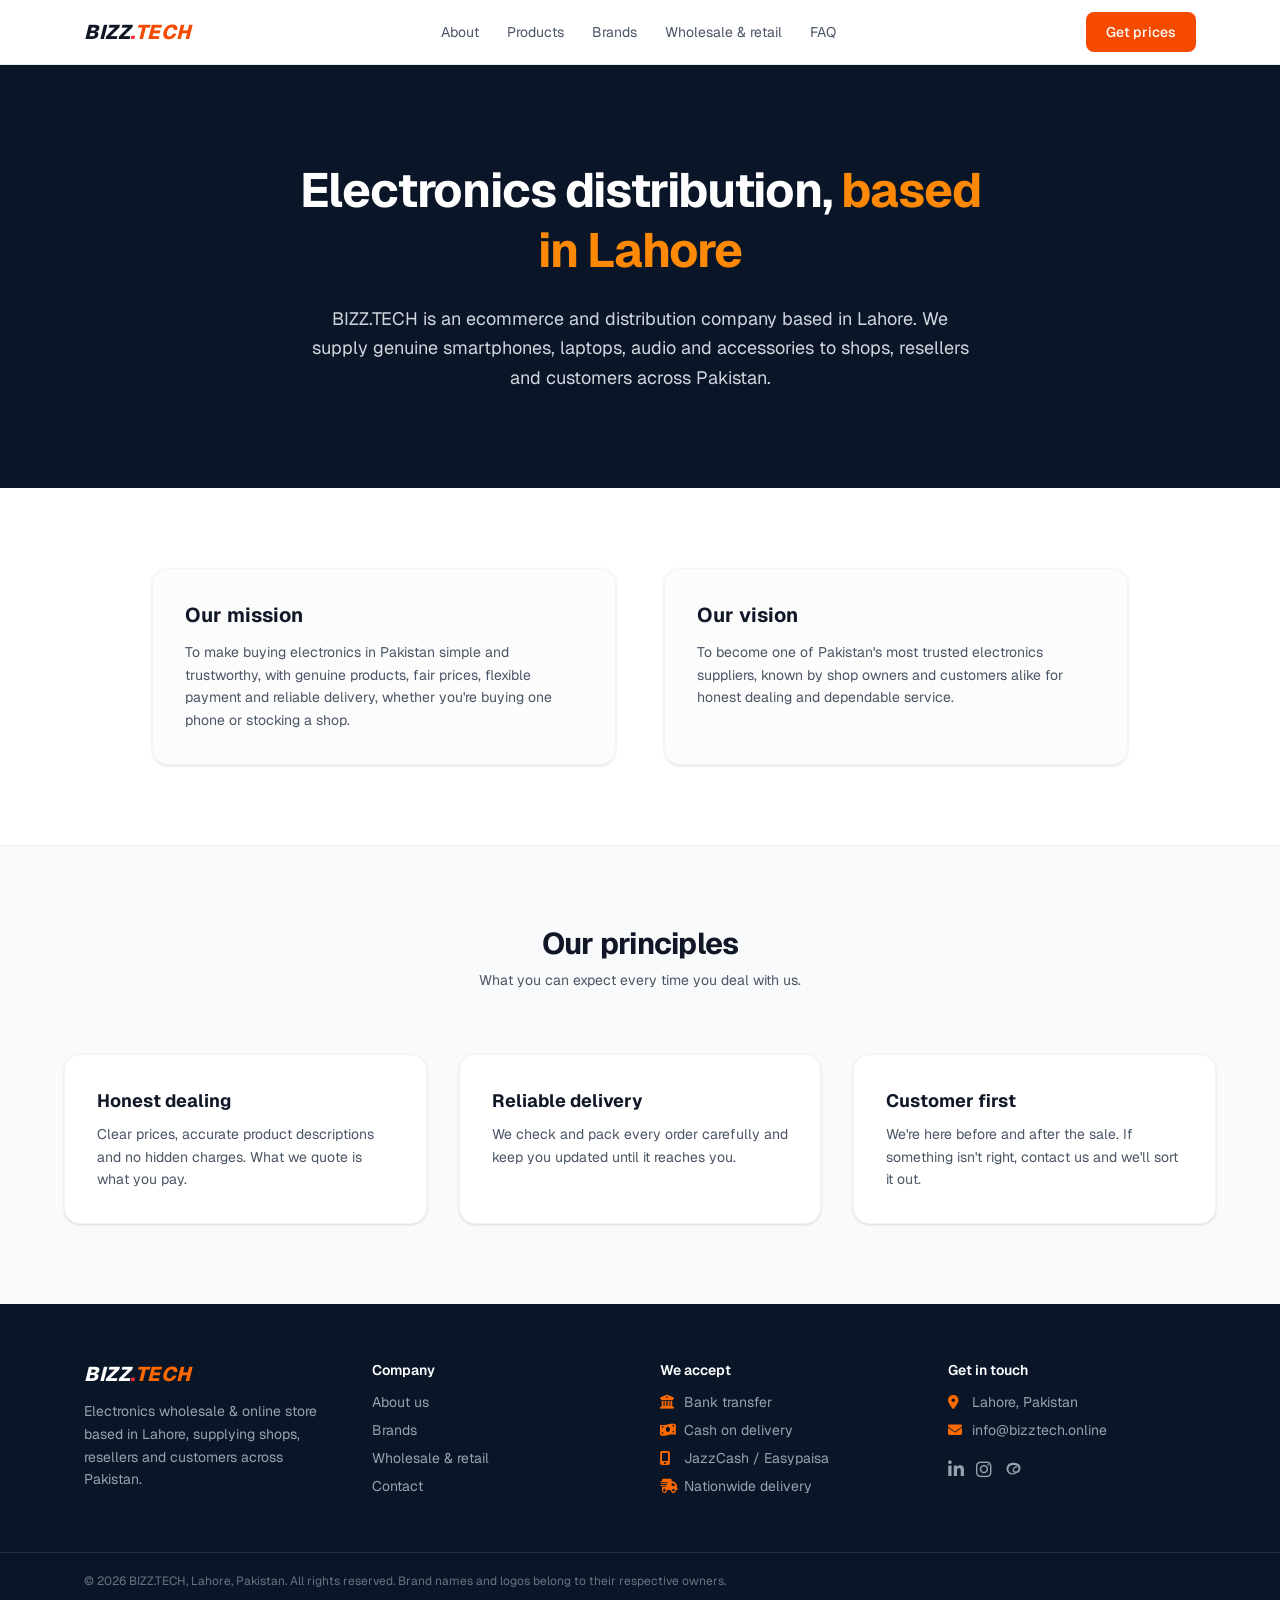
<file: about.html>
<!DOCTYPE html>
<html lang="en">
<head>
    <meta charset="UTF-8">
    <meta name="viewport" content="width=device-width, initial-scale=1.0">
    <title>About BIZZ.TECH — Electronics Distribution Company in Pakistan</title>
    <meta name="description" content="Learn about BIZZ.TECH, a Pakistan-based ecommerce and consumer electronics distribution company — our mission, vision and operating principles.">
    <link rel="canonical" href="https://bizztech.online/about.html">
    <link rel="icon" href="favicon.ico" sizes="any">
    <link rel="icon" type="image/png" sizes="32x32" href="favicon-32.png">
    <link rel="apple-touch-icon" href="apple-touch-icon.png">
    <meta name="theme-color" content="#0a1628">
    <meta property="og:type" content="website">
    <meta property="og:site_name" content="BIZZ.TECH">
    <meta property="og:title" content="About BIZZ.TECH — Electronics Distribution Company in Pakistan">
    <meta property="og:description" content="Learn about BIZZ.TECH, a Pakistan-based ecommerce and consumer electronics distribution company — our mission, vision and operating principles.">
    <meta property="og:url" content="https://bizztech.online/about.html">
    <meta property="og:image" content="https://bizztech.online/og-image.png">
    <meta property="og:image:width" content="1200">
    <meta property="og:image:height" content="630">
    <meta property="og:locale" content="en_PK">
    <meta name="twitter:card" content="summary_large_image">
    <link rel="preconnect" href="https://fonts.googleapis.com">
    <link rel="preconnect" href="https://fonts.gstatic.com" crossorigin>
    <link href="https://fonts.googleapis.com/css2?family=Geist:wght@300..700&family=Instrument+Serif:ital@1&display=swap" rel="stylesheet">
    <link rel="stylesheet" href="styles.css">
    <style>html{scroll-behavior:smooth}body{font-family:'Geist',ui-sans-serif,system-ui,sans-serif}</style>
    <link rel="stylesheet" href="https://cdnjs.cloudflare.com/ajax/libs/font-awesome/6.4.0/css/all.min.css">
</head>
<body class="min-h-screen flex flex-col bg-white text-gray-900 font-sans antialiased">

    <header class="fixed top-0 inset-x-0 z-50 bg-white border-b border-gray-200">
        <div class="max-w-6xl mx-auto flex h-16 items-center justify-between px-5">
            <a href="index.html" class="text-xl font-extrabold italic tracking-wide" aria-label="BIZZ.TECH home">BIZZ<span class="text-red-500">.</span><span class="text-orange-600">TECH</span></a>
            <nav class="hidden lg:flex items-center gap-1 text-sm text-gray-600">
                <a href="about.html" class="px-3 py-2 rounded-lg hover:bg-gray-100 hover:text-gray-900">About</a>
                <a href="index.html#popular" class="px-3 py-2 rounded-lg hover:bg-gray-100 hover:text-gray-900">Products</a>
                <a href="vendors.html" class="px-3 py-2 rounded-lg hover:bg-gray-100 hover:text-gray-900">Brands</a>
                <a href="services.html" class="px-3 py-2 rounded-lg hover:bg-gray-100 hover:text-gray-900">Wholesale &amp; retail</a>
                <a href="index.html#faq" class="px-3 py-2 rounded-lg hover:bg-gray-100 hover:text-gray-900">FAQ</a>
            </nav>
            <div class="flex items-center gap-2">
                <a href="index.html#contact" class="hidden md:inline-flex items-center gap-3 px-5 h-10 rounded-lg bg-orange-600 hover:bg-orange-700 text-white text-sm font-medium">
                    Get prices
                </a>
                <button id="menu-btn" class="lg:hidden p-2 text-gray-700" aria-label="Toggle navigation menu"><i class="fa-solid fa-bars text-xl"></i></button>
            </div>
        </div>
        <div id="mobile-menu" class="hidden lg:hidden border-t border-gray-100 bg-white px-5 py-4 space-y-1 shadow-md">
            <a href="about.html" class="block px-3 py-2.5 rounded-lg hover:bg-gray-50">About</a>
            <a href="index.html#popular" class="block px-3 py-2.5 rounded-lg hover:bg-gray-50" data-close-menu>Products</a>
            <a href="vendors.html" class="block px-3 py-2.5 rounded-lg hover:bg-gray-50">Brands</a>
            <a href="services.html" class="block px-3 py-2.5 rounded-lg hover:bg-gray-50">Wholesale &amp; retail</a>
            <a href="index.html#faq" class="block px-3 py-2.5 rounded-lg hover:bg-gray-50" data-close-menu>FAQ</a>
            <a href="index.html#contact" class="block text-center mt-3 py-2.5 rounded-lg bg-orange-600 hover:bg-orange-700 text-white font-medium" data-close-menu>Get prices</a>
        </div>
    </header>

    <div class="h-16"></div>

    <main class="flex-1">
        <section class="bg-[#0a1628] text-white py-24 relative overflow-hidden">
            <div class="container mx-auto px-4 md:px-6 relative z-10 text-center max-w-3xl">
                <h1 class="text-4xl sm:text-5xl font-bold tracking-tight mb-6 leading-tight">
                    Electronics distribution, <span class="text-orange-400">based in Lahore</span>
                </h1>
                <p class="text-gray-300 text-base md:text-lg leading-relaxed max-w-2xl mx-auto">
                    BIZZ.TECH is an ecommerce and distribution company based in Lahore. We supply genuine smartphones, laptops, audio and accessories to shops, resellers and customers across Pakistan.
                </p>
            </div>
        </section>

        <section class="py-20 bg-white">
            <div class="container mx-auto px-4 md:px-6 max-w-5xl">
                <div class="grid grid-cols-1 md:grid-cols-2 gap-12">
                    
                    <div class="border border-gray-100 p-8 rounded-2xl bg-gray-50/50 shadow-sm">
                        <h2 class="text-xl font-bold text-gray-900 mb-3">Our mission</h2>
                        <p class="text-gray-600 text-sm leading-relaxed">
                            To make buying electronics in Pakistan simple and trustworthy, with genuine products, fair prices, flexible payment and reliable delivery, whether you're buying one phone or stocking a shop.
                        </p>
                    </div>

                    <div class="border border-gray-100 p-8 rounded-2xl bg-gray-50/50 shadow-sm">
                        <h2 class="text-xl font-bold text-gray-900 mb-3">Our vision</h2>
                        <p class="text-gray-600 text-sm leading-relaxed">
                            To become one of Pakistan's most trusted electronics suppliers, known by shop owners and customers alike for honest dealing and dependable service.
                        </p>
                    </div>

                </div>
            </div>
        </section>

        <section class="py-20 bg-gray-50 border-t border-gray-200/50">
            <div class="container mx-auto px-4 md:px-6">
                
                <div class="text-center max-w-3xl mx-auto mb-16">
                    <h2 class="text-3xl font-bold text-gray-900 tracking-tight">Our principles</h2>
                    <p class="text-gray-600 text-sm mt-2">What you can expect every time you deal with us.</p>
                </div>

                <div class="grid grid-cols-1 md:grid-cols-2 lg:grid-cols-3 gap-8 max-w-6xl mx-auto">
                    
                    <div class="bg-white p-8 rounded-2xl border border-gray-100 shadow-sm">
                        <h3 class="text-lg font-bold text-gray-900 mb-2">Honest dealing</h3>
                        <p class="text-gray-600 text-sm leading-relaxed">
                            Clear prices, accurate product descriptions and no hidden charges. What we quote is what you pay.
                        </p>
                    </div>

                    <div class="bg-white p-8 rounded-2xl border border-gray-100 shadow-sm">
                        <h3 class="text-lg font-bold text-gray-900 mb-2">Reliable delivery</h3>
                        <p class="text-gray-600 text-sm leading-relaxed">
                            We check and pack every order carefully and keep you updated until it reaches you.
                        </p>
                    </div>

                    <div class="bg-white p-8 rounded-2xl border border-gray-100 shadow-sm">
                        <h3 class="text-lg font-bold text-gray-900 mb-2">Customer first</h3>
                        <p class="text-gray-600 text-sm leading-relaxed">
                            We're here before and after the sale. If something isn't right, contact us and we'll sort it out.
                        </p>
                    </div>

                </div>
            </div>
        </section>
    </main>

    <footer class="bg-[#0a1628] text-gray-400">
        <div class="max-w-6xl mx-auto px-5 py-14 grid grid-cols-1 sm:grid-cols-2 lg:grid-cols-4 gap-10 text-sm">
            <div>
                <p class="text-white font-extrabold italic text-xl tracking-wide">BIZZ<span class="text-red-500">.</span><span class="text-orange-500">TECH</span></p>
                <p class="mt-3 leading-relaxed">Electronics wholesale &amp; online store based in Lahore, supplying shops, resellers and customers across Pakistan.</p>
            </div>
            <div>
                <h4 class="text-white font-semibold mb-3">Company</h4>
                <ul class="space-y-2">
                    <li><a href="about.html" class="hover:text-white transition-colors">About us</a></li>
                    <li><a href="vendors.html" class="hover:text-white transition-colors">Brands</a></li>
                    <li><a href="services.html" class="hover:text-white transition-colors">Wholesale &amp; retail</a></li>
                    <li><a href="index.html#contact" class="hover:text-white transition-colors">Contact</a></li>
                </ul>
            </div>
            <div>
                <h4 class="text-white font-semibold mb-3">We accept</h4>
                <ul class="space-y-2">
                    <li><i class="fa-solid fa-building-columns w-5 text-orange-500"></i> Bank transfer</li>
                    <li><i class="fa-solid fa-money-bill-wave w-5 text-orange-500"></i> Cash on delivery</li>
                    <li><i class="fa-solid fa-mobile-screen w-5 text-orange-500"></i> JazzCash / Easypaisa</li>
                    <li><i class="fa-solid fa-truck-fast w-5 text-orange-500"></i> Nationwide delivery</li>
                </ul>
            </div>
            <div>
                <h4 class="text-white font-semibold mb-3">Get in touch</h4>
                <ul class="space-y-2">
                    <li><i class="fa-solid fa-location-dot w-5 text-orange-500"></i> Lahore, Pakistan</li>
                    <li><i class="fa-solid fa-envelope w-5 text-orange-500"></i> <a href="mailto:info@bizztech.online" class="hover:text-white">info@bizztech.online</a></li>
                </ul>
                <div class="flex gap-3 mt-4 text-lg">
                    <a href="https://www.linkedin.com/company/bizzdottech/" target="_blank" rel="noopener noreferrer" aria-label="LinkedIn" class="hover:text-white"><i class="fa-brands fa-linkedin-in"></i></a>
                    <a href="https://www.instagram.com/bizz_dottech/" target="_blank" rel="noopener noreferrer" aria-label="Instagram" class="hover:text-white"><i class="fa-brands fa-instagram"></i></a>
                    <a href="https://www.threads.com/@bizz_dottech" target="_blank" rel="noopener noreferrer" aria-label="Threads" class="hover:text-white"><svg class="w-[18px] h-[18px] fill-current inline-block align-[-2px]" viewBox="0 0 448 512" aria-hidden="true"><path d="M431.5 200.7c-5.5-35.1-23.7-65.7-51.1-86.2C344.4 87.7 296 75.8 244 75.8c-23.7 0-48.4 2.6-71.4 7.4-44.5 9.4-81.8 33-105 70.1-22.1 35.4-31.5 77.2-26.6 117.9 5.5 45.6 27.6 84.6 62.3 110 33 24.1 76.2 34.6 121.7 29.7 36-3.9 69.1-17.1 96-38.1l-24.8-25.9c-20.7 15-46.1 24.4-73.6 27.4-32.3 3.5-62.9-4-86.1-21-23.8-17.4-38.7-44.2-42-75.6-3-28.7 3.5-57.8 18.5-81.9 16.1-25.8 42-42.3 72.8-48.8 17.5-3.7 36.4-5.7 56.1-5.7 41.2 0 77.4 9.2 101.8 26.5 19.4 13.8 31.9 34.3 35.4 57.9 3.9 26.1-2.9 51.5-19.1 71.5-15.6 19.3-39.1 30-66.2 30-14.7 0-27.1-4.3-35.1-12.1-8.2-8.1-11.8-19.9-10.4-33.3 2.7-25.7 17.5-47.5 38.8-57.2 13-5.9 26.4-8.1 40-6.6l10.4-38c-21.3-3.4-42.7.3-61.9 10.4-34.1 18-56.1 53-61.1 91.1-2.5 24 3.7 46.1 17.7 62.2 16.1 18.4 41 28.1 71.8 28.1 41.6 0 77.7-17 101.8-48 24.3-31.2 34.3-70.8 28.5-111.4z"/></svg></a>
                </div>
            </div>
        </div>
        <div class="border-t border-white/10">
            <p class="max-w-6xl mx-auto px-5 py-5 text-xs text-gray-500">&copy; 2026 BIZZ.TECH, Lahore, Pakistan. All rights reserved. Brand names and logos belong to their respective owners.</p>
        </div>
    </footer>
    <script src="site.js" defer></script>
</body>
</html>
</file>
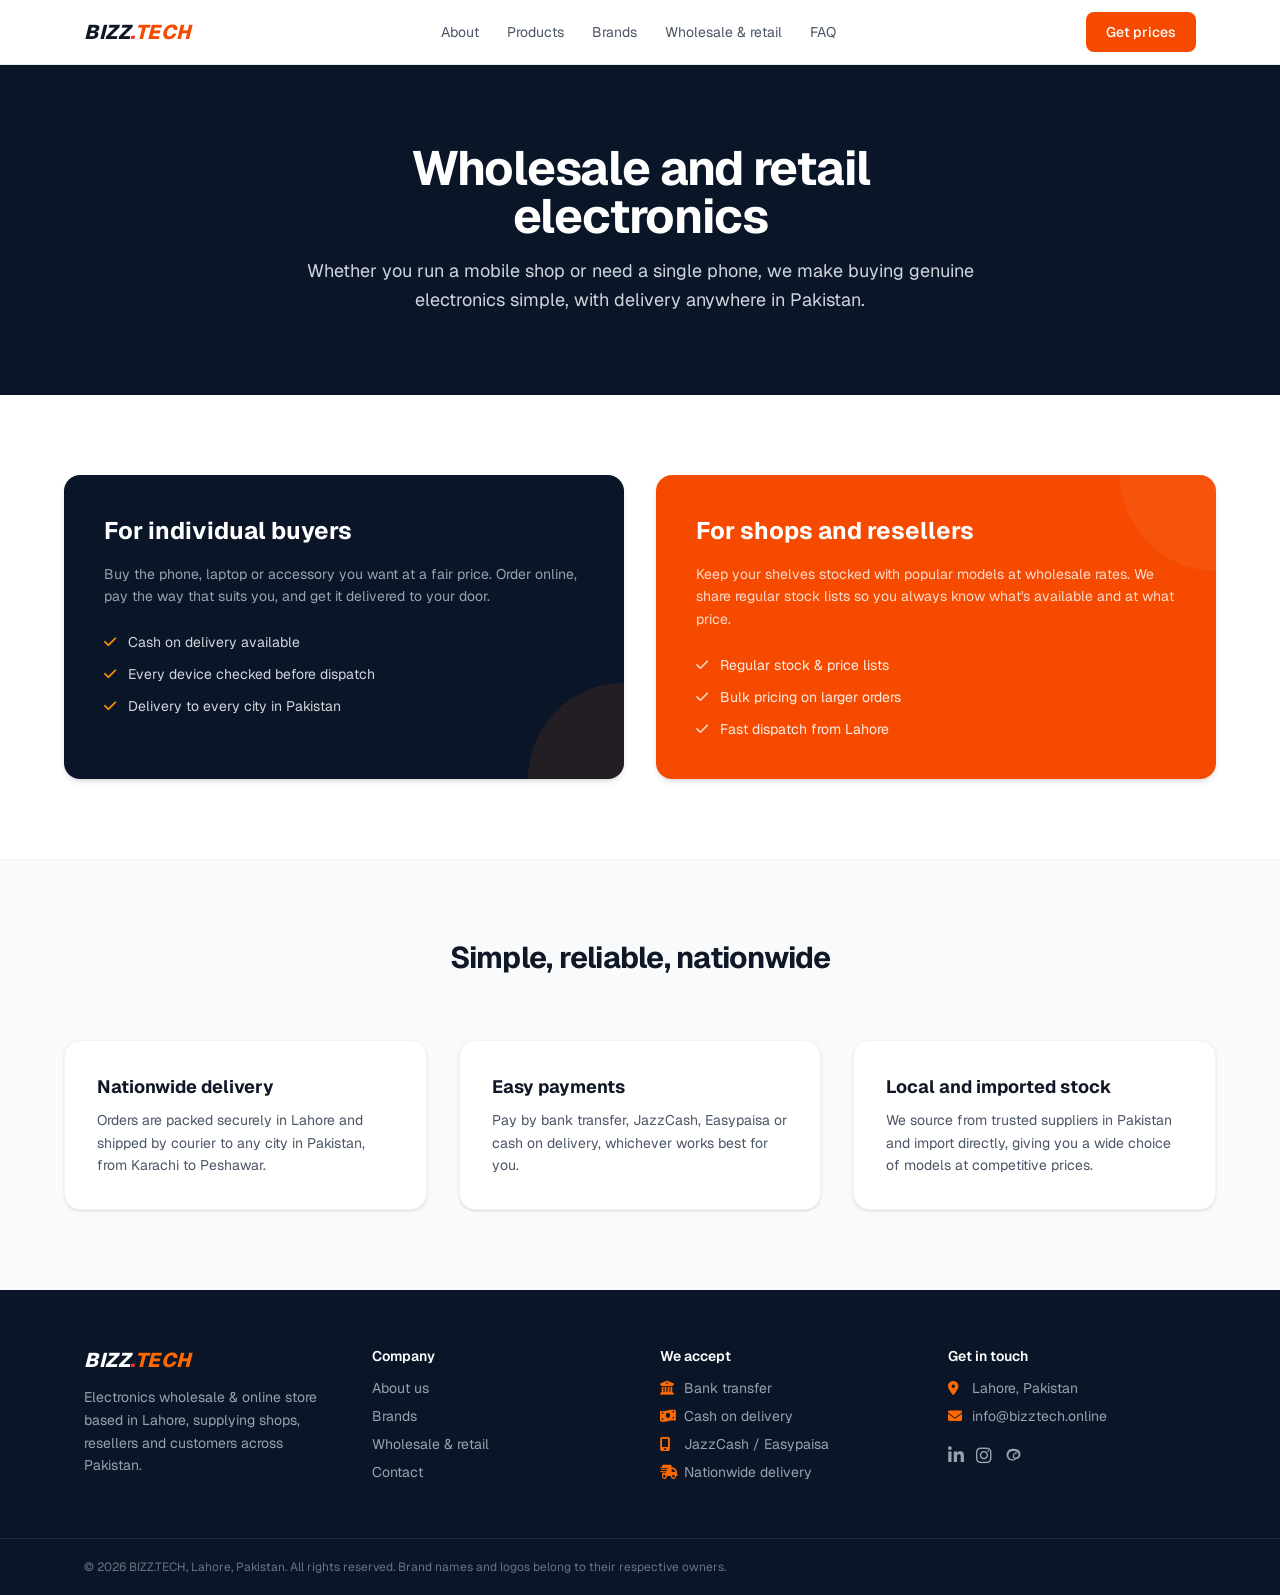
<file: services.html>
<!DOCTYPE html>
<html lang="en">
<head>
    <meta charset="UTF-8">
    <meta name="viewport" content="width=device-width, initial-scale=1.0">
    <title>Wholesale Distribution & Sourcing Services | BIZZ.TECH Pakistan</title>
    <meta name="description" content="B2B wholesale distribution, sourcing and logistics services for consumer electronics in Pakistan — for brands, retailers and wholesale buyers.">
    <link rel="canonical" href="https://bizztech.online/services.html">
    <link rel="icon" href="favicon.ico" sizes="any">
    <link rel="icon" type="image/png" sizes="32x32" href="favicon-32.png">
    <link rel="apple-touch-icon" href="apple-touch-icon.png">
    <meta name="theme-color" content="#0a1628">
    <meta property="og:type" content="website">
    <meta property="og:site_name" content="BIZZ.TECH">
    <meta property="og:title" content="Wholesale Distribution & Sourcing Services | BIZZ.TECH Pakistan">
    <meta property="og:description" content="B2B wholesale distribution, sourcing and logistics services for consumer electronics in Pakistan — for brands, retailers and wholesale buyers.">
    <meta property="og:url" content="https://bizztech.online/services.html">
    <meta property="og:image" content="https://bizztech.online/og-image.png">
    <meta property="og:image:width" content="1200">
    <meta property="og:image:height" content="630">
    <meta property="og:locale" content="en_PK">
    <meta name="twitter:card" content="summary_large_image">
    <link rel="preconnect" href="https://fonts.googleapis.com">
    <link rel="preconnect" href="https://fonts.gstatic.com" crossorigin>
    <link href="https://fonts.googleapis.com/css2?family=Geist:wght@300..700&family=Instrument+Serif:ital@1&display=swap" rel="stylesheet">
    <link rel="stylesheet" href="styles.css">
    <style>html{scroll-behavior:smooth}body{font-family:'Geist',ui-sans-serif,system-ui,sans-serif}</style>
    <link rel="stylesheet" href="https://cdnjs.cloudflare.com/ajax/libs/font-awesome/6.4.0/css/all.min.css">
</head>
<body class="min-h-screen flex flex-col bg-white text-gray-900 font-sans antialiased">

    <header class="fixed top-0 inset-x-0 z-50 bg-white border-b border-gray-200">
        <div class="max-w-6xl mx-auto flex h-16 items-center justify-between px-5">
            <a href="index.html" class="text-xl font-extrabold italic tracking-wide" aria-label="BIZZ.TECH home">BIZZ<span class="text-red-500">.</span><span class="text-orange-600">TECH</span></a>
            <nav class="hidden lg:flex items-center gap-1 text-sm text-gray-600">
                <a href="about.html" class="px-3 py-2 rounded-lg hover:bg-gray-100 hover:text-gray-900">About</a>
                <a href="index.html#popular" class="px-3 py-2 rounded-lg hover:bg-gray-100 hover:text-gray-900">Products</a>
                <a href="vendors.html" class="px-3 py-2 rounded-lg hover:bg-gray-100 hover:text-gray-900">Brands</a>
                <a href="services.html" class="px-3 py-2 rounded-lg hover:bg-gray-100 hover:text-gray-900">Wholesale &amp; retail</a>
                <a href="index.html#faq" class="px-3 py-2 rounded-lg hover:bg-gray-100 hover:text-gray-900">FAQ</a>
            </nav>
            <div class="flex items-center gap-2">
                <a href="index.html#contact" class="hidden md:inline-flex items-center gap-3 px-5 h-10 rounded-lg bg-orange-600 hover:bg-orange-700 text-white text-sm font-medium">
                    Get prices
                </a>
                <button id="menu-btn" class="lg:hidden p-2 text-gray-700" aria-label="Toggle navigation menu"><i class="fa-solid fa-bars text-xl"></i></button>
            </div>
        </div>
        <div id="mobile-menu" class="hidden lg:hidden border-t border-gray-100 bg-white px-5 py-4 space-y-1 shadow-md">
            <a href="about.html" class="block px-3 py-2.5 rounded-lg hover:bg-gray-50">About</a>
            <a href="index.html#popular" class="block px-3 py-2.5 rounded-lg hover:bg-gray-50" data-close-menu>Products</a>
            <a href="vendors.html" class="block px-3 py-2.5 rounded-lg hover:bg-gray-50">Brands</a>
            <a href="services.html" class="block px-3 py-2.5 rounded-lg hover:bg-gray-50">Wholesale &amp; retail</a>
            <a href="index.html#faq" class="block px-3 py-2.5 rounded-lg hover:bg-gray-50" data-close-menu>FAQ</a>
            <a href="index.html#contact" class="block text-center mt-3 py-2.5 rounded-lg bg-orange-600 hover:bg-orange-700 text-white font-medium" data-close-menu>Get prices</a>
        </div>
    </header>

    <div class="h-16"></div>

    <main class="flex-1">
        <section class="bg-[#0a1628] text-white py-20 relative overflow-hidden">
            <div class="container mx-auto px-4 md:px-6 relative z-10 text-center max-w-3xl">
                <h1 class="text-3xl sm:text-4xl md:text-5xl font-bold tracking-tight mb-4">
                    Wholesale and retail electronics
                </h1>
                <p class="text-gray-300 text-base md:text-lg leading-relaxed">
                    Whether you run a mobile shop or need a single phone, we make buying genuine electronics simple, with delivery anywhere in Pakistan.
                </p>
            </div>
        </section>

        <section class="py-20 bg-white">
            <div class="container mx-auto px-4 md:px-6">
                <div class="grid grid-cols-1 lg:grid-cols-2 gap-8 max-w-6xl mx-auto">
                    
                    <div class="p-8 md:p-10 rounded-2xl bg-[#0a1628] text-white relative overflow-hidden shadow-md flex flex-col justify-between">
                        <div class="absolute bottom-0 right-0 w-48 h-48 bg-orange-500/10 rounded-full translate-y-1/2 translate-x-1/2"></div>
                        <div class="relative">
                            <h2 class="text-2xl font-bold mb-4">For individual buyers</h2>
                            <p class="text-gray-400 leading-relaxed text-sm mb-6">
                                Buy the phone, laptop or accessory you want at a fair price. Order online, pay the way that suits you, and get it delivered to your door.
                            </p>
                            <ul class="space-y-3 text-sm text-gray-300">
                                <li class="flex items-center gap-3"><i class="fa-solid fa-check text-orange-400"></i> Cash on delivery available</li>
                                <li class="flex items-center gap-3"><i class="fa-solid fa-check text-orange-400"></i> Every device checked before dispatch</li>
                                <li class="flex items-center gap-3"><i class="fa-solid fa-check text-orange-400"></i> Delivery to every city in Pakistan</li>
                            </ul>
                        </div>
                    </div>

                    <div class="p-8 md:p-10 rounded-2xl bg-orange-600 hover:bg-orange-700 text-white relative overflow-hidden shadow-md flex flex-col justify-between">
                        <div class="absolute top-0 right-0 w-48 h-48 bg-white/5 rounded-full -translate-y-1/2 translate-x-1/2"></div>
                        <div class="relative">
                            <h2 class="text-2xl font-bold mb-4">For shops and resellers</h2>
                            <p class="text-white/80 leading-relaxed text-sm mb-6">
                                Keep your shelves stocked with popular models at wholesale rates. We share regular stock lists so you always know what's available and at what price.
                            </p>
                            <ul class="space-y-3 text-sm text-white/90">
                                <li class="flex items-center gap-3"><i class="fa-solid fa-check text-white/70"></i> Regular stock &amp; price lists</li>
                                <li class="flex items-center gap-3"><i class="fa-solid fa-check text-white/70"></i> Bulk pricing on larger orders</li>
                                <li class="flex items-center gap-3"><i class="fa-solid fa-check text-white/70"></i> Fast dispatch from Lahore</li>
                            </ul>
                        </div>
                    </div>

                </div>
            </div>
        </section>

        <section class="py-20 bg-gray-50 border-t border-gray-200/50">
            <div class="container mx-auto px-4 md:px-6">
                <div class="text-center max-w-2xl mx-auto mb-16">
                    <h2 class="text-3xl font-bold text-gray-900 tracking-tight">Simple, reliable, nationwide</h2>
                </div>

                <div class="grid grid-cols-1 md:grid-cols-2 lg:grid-cols-3 gap-8 max-w-6xl mx-auto">
                    
                    <div class="bg-white p-8 rounded-2xl border border-gray-100 shadow-sm hover:shadow-md transition-shadow">
                        <h3 class="text-lg font-bold text-gray-900 mb-2">Nationwide delivery</h3>
                        <p class="text-gray-600 text-sm leading-relaxed">
                            Orders are packed securely in Lahore and shipped by courier to any city in Pakistan, from Karachi to Peshawar.
                        </p>
                    </div>

                    <div class="bg-white p-8 rounded-2xl border border-gray-100 shadow-sm hover:shadow-md transition-shadow">
                        <h3 class="text-lg font-bold text-gray-900 mb-2">Easy payments</h3>
                        <p class="text-gray-600 text-sm leading-relaxed">
                            Pay by bank transfer, JazzCash, Easypaisa or cash on delivery, whichever works best for you.
                        </p>
                    </div>

                    <div class="bg-white p-8 rounded-2xl border border-gray-100 shadow-sm hover:shadow-md transition-shadow">
                        <h3 class="text-lg font-bold text-gray-900 mb-2">Local and imported stock</h3>
                        <p class="text-gray-600 text-sm leading-relaxed">
                            We source from trusted suppliers in Pakistan and import directly, giving you a wide choice of models at competitive prices.
                        </p>
                    </div>

                </div>
            </div>
        </section>
    </main>

    <footer class="bg-[#0a1628] text-gray-400">
        <div class="max-w-6xl mx-auto px-5 py-14 grid grid-cols-1 sm:grid-cols-2 lg:grid-cols-4 gap-10 text-sm">
            <div>
                <p class="text-white font-extrabold italic text-xl tracking-wide">BIZZ<span class="text-red-500">.</span><span class="text-orange-500">TECH</span></p>
                <p class="mt-3 leading-relaxed">Electronics wholesale &amp; online store based in Lahore, supplying shops, resellers and customers across Pakistan.</p>
            </div>
            <div>
                <h4 class="text-white font-semibold mb-3">Company</h4>
                <ul class="space-y-2">
                    <li><a href="about.html" class="hover:text-white transition-colors">About us</a></li>
                    <li><a href="vendors.html" class="hover:text-white transition-colors">Brands</a></li>
                    <li><a href="services.html" class="hover:text-white transition-colors">Wholesale &amp; retail</a></li>
                    <li><a href="index.html#contact" class="hover:text-white transition-colors">Contact</a></li>
                </ul>
            </div>
            <div>
                <h4 class="text-white font-semibold mb-3">We accept</h4>
                <ul class="space-y-2">
                    <li><i class="fa-solid fa-building-columns w-5 text-orange-500"></i> Bank transfer</li>
                    <li><i class="fa-solid fa-money-bill-wave w-5 text-orange-500"></i> Cash on delivery</li>
                    <li><i class="fa-solid fa-mobile-screen w-5 text-orange-500"></i> JazzCash / Easypaisa</li>
                    <li><i class="fa-solid fa-truck-fast w-5 text-orange-500"></i> Nationwide delivery</li>
                </ul>
            </div>
            <div>
                <h4 class="text-white font-semibold mb-3">Get in touch</h4>
                <ul class="space-y-2">
                    <li><i class="fa-solid fa-location-dot w-5 text-orange-500"></i> Lahore, Pakistan</li>
                    <li><i class="fa-solid fa-envelope w-5 text-orange-500"></i> <a href="mailto:info@bizztech.online" class="hover:text-white">info@bizztech.online</a></li>
                </ul>
                <div class="flex gap-3 mt-4 text-lg">
                    <a href="https://www.linkedin.com/company/bizzdottech/" target="_blank" rel="noopener noreferrer" aria-label="LinkedIn" class="hover:text-white"><i class="fa-brands fa-linkedin-in"></i></a>
                    <a href="https://www.instagram.com/bizz_dottech/" target="_blank" rel="noopener noreferrer" aria-label="Instagram" class="hover:text-white"><i class="fa-brands fa-instagram"></i></a>
                    <a href="https://www.threads.com/@bizz_dottech" target="_blank" rel="noopener noreferrer" aria-label="Threads" class="hover:text-white"><svg class="w-[18px] h-[18px] fill-current inline-block align-[-2px]" viewBox="0 0 448 512" aria-hidden="true"><path d="M431.5 200.7c-5.5-35.1-23.7-65.7-51.1-86.2C344.4 87.7 296 75.8 244 75.8c-23.7 0-48.4 2.6-71.4 7.4-44.5 9.4-81.8 33-105 70.1-22.1 35.4-31.5 77.2-26.6 117.9 5.5 45.6 27.6 84.6 62.3 110 33 24.1 76.2 34.6 121.7 29.7 36-3.9 69.1-17.1 96-38.1l-24.8-25.9c-20.7 15-46.1 24.4-73.6 27.4-32.3 3.5-62.9-4-86.1-21-23.8-17.4-38.7-44.2-42-75.6-3-28.7 3.5-57.8 18.5-81.9 16.1-25.8 42-42.3 72.8-48.8 17.5-3.7 36.4-5.7 56.1-5.7 41.2 0 77.4 9.2 101.8 26.5 19.4 13.8 31.9 34.3 35.4 57.9 3.9 26.1-2.9 51.5-19.1 71.5-15.6 19.3-39.1 30-66.2 30-14.7 0-27.1-4.3-35.1-12.1-8.2-8.1-11.8-19.9-10.4-33.3 2.7-25.7 17.5-47.5 38.8-57.2 13-5.9 26.4-8.1 40-6.6l10.4-38c-21.3-3.4-42.7.3-61.9 10.4-34.1 18-56.1 53-61.1 91.1-2.5 24 3.7 46.1 17.7 62.2 16.1 18.4 41 28.1 71.8 28.1 41.6 0 77.7-17 101.8-48 24.3-31.2 34.3-70.8 28.5-111.4z"/></svg></a>
                </div>
            </div>
        </div>
        <div class="border-t border-white/10">
            <p class="max-w-6xl mx-auto px-5 py-5 text-xs text-gray-500">&copy; 2026 BIZZ.TECH, Lahore, Pakistan. All rights reserved. Brand names and logos belong to their respective owners.</p>
        </div>
    </footer>
    <script src="site.js" defer></script>
</body>
</html>
</file>
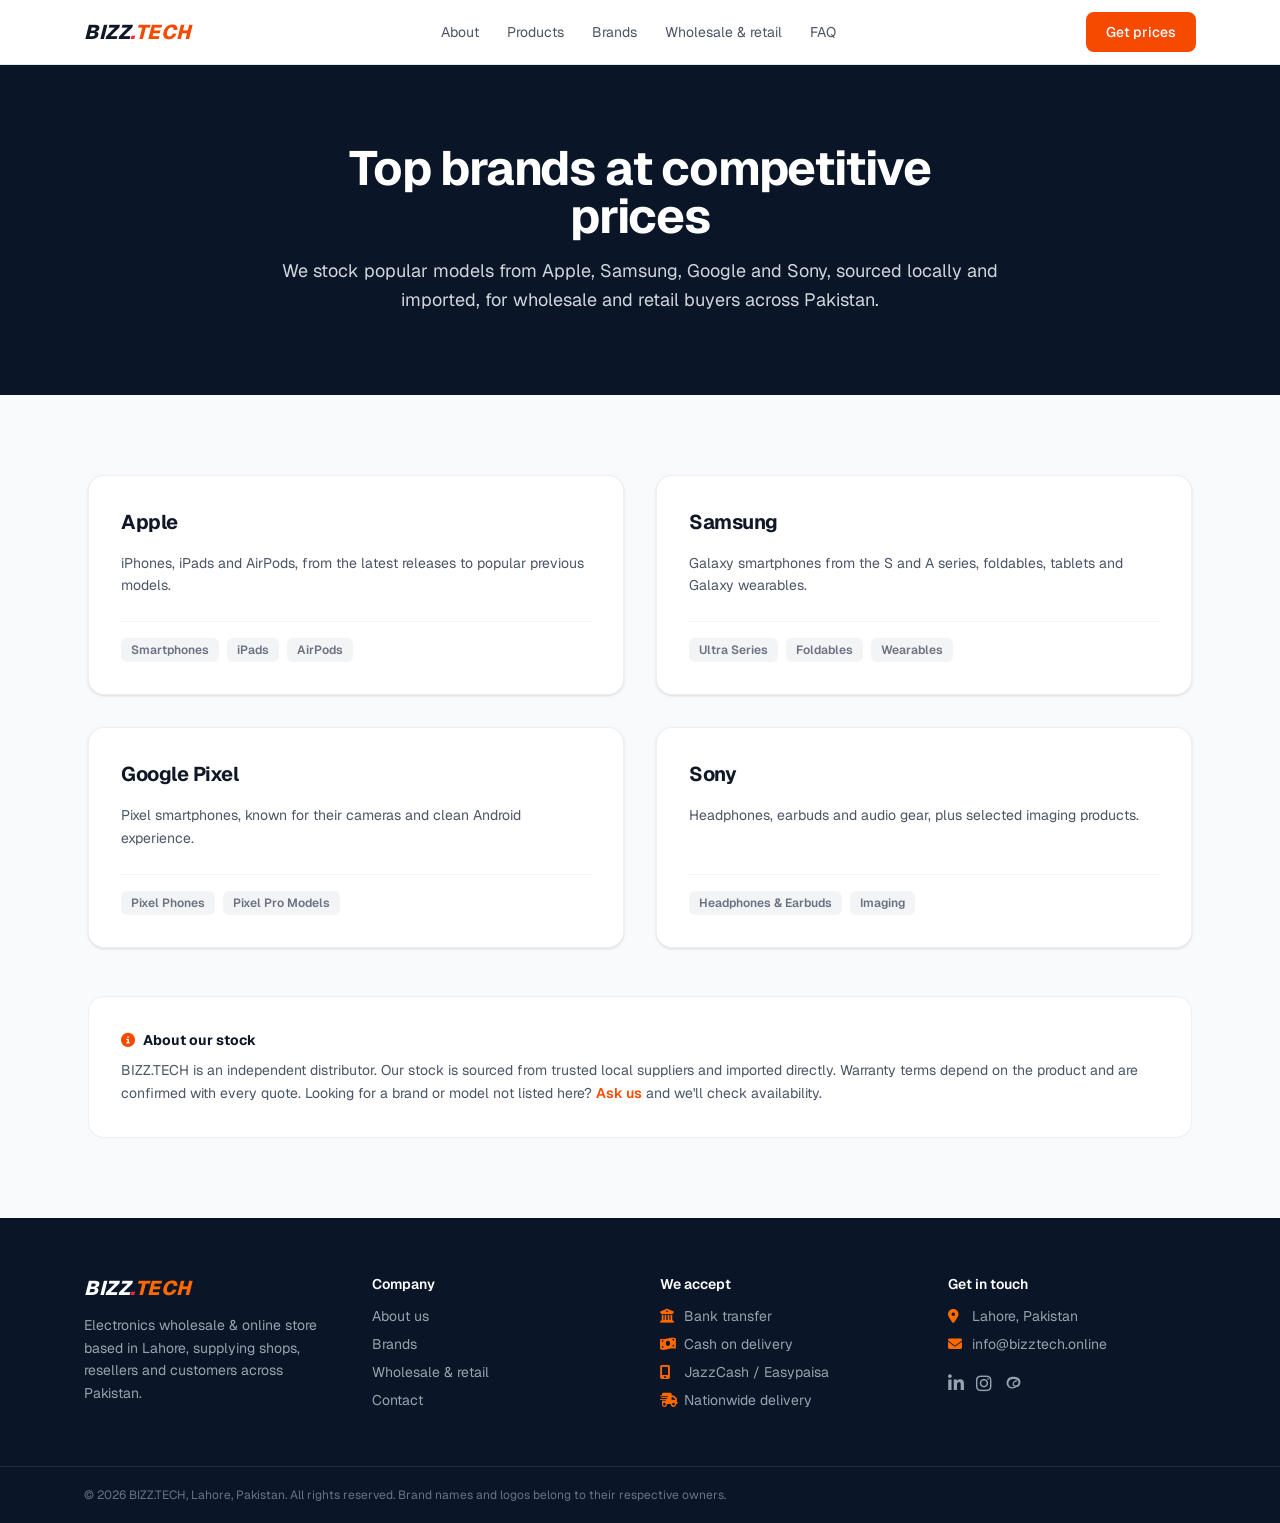
<file: vendors.html>
<!DOCTYPE html>
<html lang="en">
<head>
    <meta charset="UTF-8">
    <meta name="viewport" content="width=device-width, initial-scale=1.0">
    <title>Brands We Supply — Apple, Samsung, Google Pixel, Sony | BIZZ.TECH</title>
    <meta name="description" content="Consumer electronics brands available through BIZZ.TECH in Pakistan: Apple, Samsung, Google Pixel and Sony audio.">
    <link rel="canonical" href="https://bizztech.online/vendors.html">
    <link rel="icon" href="favicon.ico" sizes="any">
    <link rel="icon" type="image/png" sizes="32x32" href="favicon-32.png">
    <link rel="apple-touch-icon" href="apple-touch-icon.png">
    <meta name="theme-color" content="#0a1628">
    <meta property="og:type" content="website">
    <meta property="og:site_name" content="BIZZ.TECH">
    <meta property="og:title" content="Brands We Supply — Apple, Samsung, Google Pixel, Sony | BIZZ.TECH">
    <meta property="og:description" content="Consumer electronics brands available through BIZZ.TECH in Pakistan: Apple, Samsung, Google Pixel and Sony audio.">
    <meta property="og:url" content="https://bizztech.online/vendors.html">
    <meta property="og:image" content="https://bizztech.online/og-image.png">
    <meta property="og:image:width" content="1200">
    <meta property="og:image:height" content="630">
    <meta property="og:locale" content="en_PK">
    <meta name="twitter:card" content="summary_large_image">
    <link rel="preconnect" href="https://fonts.googleapis.com">
    <link rel="preconnect" href="https://fonts.gstatic.com" crossorigin>
    <link href="https://fonts.googleapis.com/css2?family=Geist:wght@300..700&family=Instrument+Serif:ital@1&display=swap" rel="stylesheet">
    <link rel="stylesheet" href="styles.css">
    <style>html{scroll-behavior:smooth}body{font-family:'Geist',ui-sans-serif,system-ui,sans-serif}</style>
    <link rel="stylesheet" href="https://cdnjs.cloudflare.com/ajax/libs/font-awesome/6.4.0/css/all.min.css">
</head>
<body class="min-h-screen flex flex-col bg-white text-gray-900 font-sans antialiased">

    <header class="fixed top-0 inset-x-0 z-50 bg-white border-b border-gray-200">
        <div class="max-w-6xl mx-auto flex h-16 items-center justify-between px-5">
            <a href="index.html" class="text-xl font-extrabold italic tracking-wide" aria-label="BIZZ.TECH home">BIZZ<span class="text-red-500">.</span><span class="text-orange-600">TECH</span></a>
            <nav class="hidden lg:flex items-center gap-1 text-sm text-gray-600">
                <a href="about.html" class="px-3 py-2 rounded-lg hover:bg-gray-100 hover:text-gray-900">About</a>
                <a href="index.html#popular" class="px-3 py-2 rounded-lg hover:bg-gray-100 hover:text-gray-900">Products</a>
                <a href="vendors.html" class="px-3 py-2 rounded-lg hover:bg-gray-100 hover:text-gray-900">Brands</a>
                <a href="services.html" class="px-3 py-2 rounded-lg hover:bg-gray-100 hover:text-gray-900">Wholesale &amp; retail</a>
                <a href="index.html#faq" class="px-3 py-2 rounded-lg hover:bg-gray-100 hover:text-gray-900">FAQ</a>
            </nav>
            <div class="flex items-center gap-2">
                <a href="index.html#contact" class="hidden md:inline-flex items-center gap-3 px-5 h-10 rounded-lg bg-orange-600 hover:bg-orange-700 text-white text-sm font-medium">
                    Get prices
                </a>
                <button id="menu-btn" class="lg:hidden p-2 text-gray-700" aria-label="Toggle navigation menu"><i class="fa-solid fa-bars text-xl"></i></button>
            </div>
        </div>
        <div id="mobile-menu" class="hidden lg:hidden border-t border-gray-100 bg-white px-5 py-4 space-y-1 shadow-md">
            <a href="about.html" class="block px-3 py-2.5 rounded-lg hover:bg-gray-50">About</a>
            <a href="index.html#popular" class="block px-3 py-2.5 rounded-lg hover:bg-gray-50" data-close-menu>Products</a>
            <a href="vendors.html" class="block px-3 py-2.5 rounded-lg hover:bg-gray-50">Brands</a>
            <a href="services.html" class="block px-3 py-2.5 rounded-lg hover:bg-gray-50">Wholesale &amp; retail</a>
            <a href="index.html#faq" class="block px-3 py-2.5 rounded-lg hover:bg-gray-50" data-close-menu>FAQ</a>
            <a href="index.html#contact" class="block text-center mt-3 py-2.5 rounded-lg bg-orange-600 hover:bg-orange-700 text-white font-medium" data-close-menu>Get prices</a>
        </div>
    </header>

    <div class="h-16"></div>

    <main class="flex-1">
        <section class="bg-[#0a1628] text-white py-20 relative overflow-hidden">
            <div class="container mx-auto px-4 md:px-6 relative z-10 text-center max-w-3xl">
                <h1 class="text-3xl sm:text-4xl md:text-5xl font-bold tracking-tight mb-4">
                    Top brands at competitive prices
                </h1>
                <p class="text-gray-300 text-base md:text-lg leading-relaxed">
                    We stock popular models from Apple, Samsung, Google and Sony, sourced locally and imported, for wholesale and retail buyers across Pakistan.
                </p>
            </div>
        </section>

        <section class="py-20 bg-gray-50">
            <div class="container mx-auto px-4 md:px-6 max-w-6xl">
                
                <div class="grid grid-cols-1 md:grid-cols-2 gap-8">
                    
                    <div class="bg-white p-8 rounded-2xl border border-gray-200/60 shadow-sm hover:shadow-md transition-shadow flex flex-col justify-between">
                        <div>
                            <div class="flex items-center gap-3 mb-4">
                                <h2 class="text-xl font-bold text-gray-900 tracking-tight">Apple</h2>
                            </div>
                            <p class="text-sm text-gray-600 leading-relaxed">
                                iPhones, iPads and AirPods, from the latest releases to popular previous models.
                            </p>
                        </div>
                        <div class="mt-6 pt-4 border-t border-gray-100 flex flex-wrap gap-2 text-xs font-semibold text-gray-500">
                            <span class="bg-gray-100 px-2.5 py-1 rounded-md">Smartphones</span>
                            <span class="bg-gray-100 px-2.5 py-1 rounded-md">iPads</span>
                            <span class="bg-gray-100 px-2.5 py-1 rounded-md">AirPods</span>
                        </div>
                    </div>

                    <div class="bg-white p-8 rounded-2xl border border-gray-200/60 shadow-sm hover:shadow-md transition-shadow flex flex-col justify-between">
                        <div>
                            <div class="flex items-center gap-3 mb-4">
                                <h2 class="text-xl font-bold text-gray-900 tracking-tight">Samsung</h2>
                            </div>
                            <p class="text-sm text-gray-600 leading-relaxed">
                                Galaxy smartphones from the S and A series, foldables, tablets and Galaxy wearables.
                            </p>
                        </div>
                        <div class="mt-6 pt-4 border-t border-gray-100 flex flex-wrap gap-2 text-xs font-semibold text-gray-500">
                            <span class="bg-gray-100 px-2.5 py-1 rounded-md">Ultra Series</span>
                            <span class="bg-gray-100 px-2.5 py-1 rounded-md">Foldables</span>
                            <span class="bg-gray-100 px-2.5 py-1 rounded-md">Wearables</span>
                        </div>
                    </div>

                    <div class="bg-white p-8 rounded-2xl border border-gray-200/60 shadow-sm hover:shadow-md transition-shadow flex flex-col justify-between">
                        <div>
                            <div class="flex items-center gap-3 mb-4">
                                <h2 class="text-xl font-bold text-gray-900 tracking-tight">Google Pixel</h2>
                            </div>
                            <p class="text-sm text-gray-600 leading-relaxed">
                                Pixel smartphones, known for their cameras and clean Android experience.
                            </p>
                        </div>
                        <div class="mt-6 pt-4 border-t border-gray-100 flex flex-wrap gap-2 text-xs font-semibold text-gray-500">
                            <span class="bg-gray-100 px-2.5 py-1 rounded-md">Pixel Phones</span>
                            <span class="bg-gray-100 px-2.5 py-1 rounded-md">Pixel Pro Models</span>
                        </div>
                    </div>

                    <div class="bg-white p-8 rounded-2xl border border-gray-200/60 shadow-sm hover:shadow-md transition-shadow flex flex-col justify-between">
                        <div>
                            <div class="flex items-center gap-3 mb-4">
                                <h2 class="text-xl font-bold text-gray-900 tracking-tight">Sony</h2>
                            </div>
                            <p class="text-sm text-gray-600 leading-relaxed">
                                Headphones, earbuds and audio gear, plus selected imaging products.
                            </p>
                        </div>
                        <div class="mt-6 pt-4 border-t border-gray-100 flex flex-wrap gap-2 text-xs font-semibold text-gray-500">
                            <span class="bg-gray-100 px-2.5 py-1 rounded-md">Headphones &amp; Earbuds</span>
                            <span class="bg-gray-100 px-2.5 py-1 rounded-md">Imaging</span>
                        </div>
                    </div>

                </div>

                <div class="mt-12 bg-white border border-gray-200/60 rounded-2xl p-6 md:p-8 text-sm text-gray-600 leading-relaxed">
                    <h3 class="font-bold text-gray-900 mb-2"><i class="fa-solid fa-circle-info text-orange-600 mr-2"></i>About our stock</h3>
                    <p>BIZZ.TECH is an independent distributor. Our stock is sourced from trusted local suppliers and imported directly. Warranty terms depend on the product and are confirmed with every quote. Looking for a brand or model not listed here? <a href="index.html#contact" class="text-orange-600 font-semibold hover:underline">Ask us</a> and we'll check availability.</p>
                </div>

            </div>
        </section>
    </main>

    <footer class="bg-[#0a1628] text-gray-400">
        <div class="max-w-6xl mx-auto px-5 py-14 grid grid-cols-1 sm:grid-cols-2 lg:grid-cols-4 gap-10 text-sm">
            <div>
                <p class="text-white font-extrabold italic text-xl tracking-wide">BIZZ<span class="text-red-500">.</span><span class="text-orange-500">TECH</span></p>
                <p class="mt-3 leading-relaxed">Electronics wholesale &amp; online store based in Lahore, supplying shops, resellers and customers across Pakistan.</p>
            </div>
            <div>
                <h4 class="text-white font-semibold mb-3">Company</h4>
                <ul class="space-y-2">
                    <li><a href="about.html" class="hover:text-white transition-colors">About us</a></li>
                    <li><a href="vendors.html" class="hover:text-white transition-colors">Brands</a></li>
                    <li><a href="services.html" class="hover:text-white transition-colors">Wholesale &amp; retail</a></li>
                    <li><a href="index.html#contact" class="hover:text-white transition-colors">Contact</a></li>
                </ul>
            </div>
            <div>
                <h4 class="text-white font-semibold mb-3">We accept</h4>
                <ul class="space-y-2">
                    <li><i class="fa-solid fa-building-columns w-5 text-orange-500"></i> Bank transfer</li>
                    <li><i class="fa-solid fa-money-bill-wave w-5 text-orange-500"></i> Cash on delivery</li>
                    <li><i class="fa-solid fa-mobile-screen w-5 text-orange-500"></i> JazzCash / Easypaisa</li>
                    <li><i class="fa-solid fa-truck-fast w-5 text-orange-500"></i> Nationwide delivery</li>
                </ul>
            </div>
            <div>
                <h4 class="text-white font-semibold mb-3">Get in touch</h4>
                <ul class="space-y-2">
                    <li><i class="fa-solid fa-location-dot w-5 text-orange-500"></i> Lahore, Pakistan</li>
                    <li><i class="fa-solid fa-envelope w-5 text-orange-500"></i> <a href="mailto:info@bizztech.online" class="hover:text-white">info@bizztech.online</a></li>
                </ul>
                <div class="flex gap-3 mt-4 text-lg">
                    <a href="https://www.linkedin.com/company/bizzdottech/" target="_blank" rel="noopener noreferrer" aria-label="LinkedIn" class="hover:text-white"><i class="fa-brands fa-linkedin-in"></i></a>
                    <a href="https://www.instagram.com/bizz_dottech/" target="_blank" rel="noopener noreferrer" aria-label="Instagram" class="hover:text-white"><i class="fa-brands fa-instagram"></i></a>
                    <a href="https://www.threads.com/@bizz_dottech" target="_blank" rel="noopener noreferrer" aria-label="Threads" class="hover:text-white"><svg class="w-[18px] h-[18px] fill-current inline-block align-[-2px]" viewBox="0 0 448 512" aria-hidden="true"><path d="M431.5 200.7c-5.5-35.1-23.7-65.7-51.1-86.2C344.4 87.7 296 75.8 244 75.8c-23.7 0-48.4 2.6-71.4 7.4-44.5 9.4-81.8 33-105 70.1-22.1 35.4-31.5 77.2-26.6 117.9 5.5 45.6 27.6 84.6 62.3 110 33 24.1 76.2 34.6 121.7 29.7 36-3.9 69.1-17.1 96-38.1l-24.8-25.9c-20.7 15-46.1 24.4-73.6 27.4-32.3 3.5-62.9-4-86.1-21-23.8-17.4-38.7-44.2-42-75.6-3-28.7 3.5-57.8 18.5-81.9 16.1-25.8 42-42.3 72.8-48.8 17.5-3.7 36.4-5.7 56.1-5.7 41.2 0 77.4 9.2 101.8 26.5 19.4 13.8 31.9 34.3 35.4 57.9 3.9 26.1-2.9 51.5-19.1 71.5-15.6 19.3-39.1 30-66.2 30-14.7 0-27.1-4.3-35.1-12.1-8.2-8.1-11.8-19.9-10.4-33.3 2.7-25.7 17.5-47.5 38.8-57.2 13-5.9 26.4-8.1 40-6.6l10.4-38c-21.3-3.4-42.7.3-61.9 10.4-34.1 18-56.1 53-61.1 91.1-2.5 24 3.7 46.1 17.7 62.2 16.1 18.4 41 28.1 71.8 28.1 41.6 0 77.7-17 101.8-48 24.3-31.2 34.3-70.8 28.5-111.4z"/></svg></a>
                </div>
            </div>
        </div>
        <div class="border-t border-white/10">
            <p class="max-w-6xl mx-auto px-5 py-5 text-xs text-gray-500">&copy; 2026 BIZZ.TECH, Lahore, Pakistan. All rights reserved. Brand names and logos belong to their respective owners.</p>
        </div>
    </footer>
    <script src="site.js" defer></script>
</body>
</html>
</file>
<file: styles.css>
/*! tailwindcss v4.3.5 | MIT License | https://tailwindcss.com */
@layer properties{@supports (((-webkit-hyphens:none)) and (not (margin-trim:block))) or ((-moz-orient:inline) and (not (color:rgb(from red r g b)))){*,:before,:after,::backdrop{--tw-translate-x:0;--tw-translate-y:0;--tw-translate-z:0;--tw-rotate-x:initial;--tw-rotate-y:initial;--tw-rotate-z:initial;--tw-skew-x:initial;--tw-skew-y:initial;--tw-space-y-reverse:0;--tw-divide-y-reverse:0;--tw-border-style:solid;--tw-leading:initial;--tw-font-weight:initial;--tw-tracking:initial;--tw-shadow:0 0 #0000;--tw-shadow-color:initial;--tw-shadow-alpha:100%;--tw-inset-shadow:0 0 #0000;--tw-inset-shadow-color:initial;--tw-inset-shadow-alpha:100%;--tw-ring-color:initial;--tw-ring-shadow:0 0 #0000;--tw-inset-ring-color:initial;--tw-inset-ring-shadow:0 0 #0000;--tw-ring-inset:initial;--tw-ring-offset-width:0px;--tw-ring-offset-color:#fff;--tw-ring-offset-shadow:0 0 #0000;--tw-blur:initial;--tw-brightness:initial;--tw-contrast:initial;--tw-grayscale:initial;--tw-hue-rotate:initial;--tw-invert:initial;--tw-opacity:initial;--tw-saturate:initial;--tw-sepia:initial;--tw-drop-shadow:initial;--tw-drop-shadow-color:initial;--tw-drop-shadow-alpha:100%;--tw-drop-shadow-size:initial}}}@layer theme{:root,:host{--font-sans:-apple-system, BlinkMacSystemFont, "Segoe UI", Roboto, "Helvetica Neue", "Noto Sans", Arial, sans-serif, "Apple Color Emoji", "Segoe UI Emoji", "Segoe UI Symbol", "Noto Color Emoji";--font-mono:ui-monospace, SFMono-Regular, Menlo, Monaco, Consolas, "Liberation Mono", "Courier New", monospace;--color-red-500:oklch(63.7% .237 25.331);--color-red-600:oklch(57.7% .245 27.325);--color-orange-50:oklch(98% .016 73.684);--color-orange-400:oklch(75% .183 55.934);--color-orange-500:oklch(70.5% .213 47.604);--color-orange-600:oklch(64.6% .222 41.116);--color-orange-700:oklch(55.3% .195 38.402);--color-green-600:oklch(62.7% .194 149.214);--color-green-700:oklch(52.7% .154 150.069);--color-emerald-600:oklch(59.6% .145 163.225);--color-gray-50:oklch(98.5% .002 247.839);--color-gray-100:oklch(96.7% .003 264.542);--color-gray-200:oklch(92.8% .006 264.531);--color-gray-300:oklch(87.2% .01 258.338);--color-gray-400:oklch(70.7% .022 261.325);--color-gray-500:oklch(55.1% .027 264.364);--color-gray-600:oklch(44.6% .03 256.802);--color-gray-700:oklch(37.3% .034 259.733);--color-gray-800:oklch(27.8% .033 256.848);--color-gray-900:oklch(21% .034 264.665);--color-white:#fff;--spacing:.25rem;--container-sm:24rem;--container-md:28rem;--container-xl:36rem;--container-2xl:42rem;--container-3xl:48rem;--container-4xl:56rem;--container-5xl:64rem;--container-6xl:72rem;--text-xs:.75rem;--text-xs--line-height:calc(1 / .75);--text-sm:.875rem;--text-sm--line-height:calc(1.25 / .875);--text-base:1rem;--text-base--line-height:calc(1.5 / 1);--text-lg:1.125rem;--text-lg--line-height:calc(1.75 / 1.125);--text-xl:1.25rem;--text-xl--line-height:calc(1.75 / 1.25);--text-2xl:1.5rem;--text-2xl--line-height:calc(2 / 1.5);--text-3xl:1.875rem;--text-3xl--line-height:calc(2.25 / 1.875);--text-4xl:2.25rem;--text-4xl--line-height:calc(2.5 / 2.25);--text-5xl:3rem;--text-5xl--line-height:1;--text-6xl:3.75rem;--text-6xl--line-height:1;--font-weight-light:300;--font-weight-medium:500;--font-weight-semibold:600;--font-weight-bold:700;--font-weight-extrabold:800;--tracking-tight:-.025em;--tracking-wide:.025em;--tracking-widest:.1em;--leading-tight:1.25;--leading-snug:1.375;--leading-relaxed:1.625;--radius-md:.375rem;--radius-lg:.5rem;--radius-xl:.75rem;--radius-2xl:1rem;--default-transition-duration:.15s;--default-transition-timing-function:cubic-bezier(.4, 0, .2, 1);--default-font-family:var(--font-sans);--default-mono-font-family:var(--font-mono)}}@layer base{*,:after,:before,::backdrop{box-sizing:border-box;border:0 solid;margin:0;padding:0}::file-selector-button{box-sizing:border-box;border:0 solid;margin:0;padding:0}html,:host{-webkit-text-size-adjust:100%;tab-size:4;line-height:1.5;font-family:var(--default-font-family,-apple-system, BlinkMacSystemFont, "Segoe UI", Roboto, "Helvetica Neue", "Noto Sans", Arial, sans-serif, "Apple Color Emoji", "Segoe UI Emoji", "Segoe UI Symbol", "Noto Color Emoji");font-feature-settings:var(--default-font-feature-settings,normal);font-variation-settings:var(--default-font-variation-settings,normal);-webkit-tap-highlight-color:transparent}hr{height:0;color:inherit;border-top-width:1px}abbr:where([title]){-webkit-text-decoration:underline dotted;text-decoration:underline dotted}h1,h2,h3,h4,h5,h6{font-size:inherit;font-weight:inherit}a{color:inherit;-webkit-text-decoration:inherit;-webkit-text-decoration:inherit;-webkit-text-decoration:inherit;text-decoration:inherit}b,strong{font-weight:bolder}code,kbd,samp,pre{font-family:var(--default-mono-font-family,ui-monospace, SFMono-Regular, Menlo, Monaco, Consolas, "Liberation Mono", "Courier New", monospace);font-feature-settings:var(--default-mono-font-feature-settings,normal);font-variation-settings:var(--default-mono-font-variation-settings,normal);font-size:1em}small{font-size:80%}sub,sup{vertical-align:baseline;font-size:75%;line-height:0;position:relative}sub{bottom:-.25em}sup{top:-.5em}table{text-indent:0;border-color:inherit;border-collapse:collapse}:-moz-focusring:where(:not(iframe)){outline:auto}progress{vertical-align:baseline}summary{display:list-item}ol,ul,menu{list-style:none}img,svg,video,canvas,audio,iframe,embed,object{vertical-align:middle;display:block}img,video{max-width:100%;height:auto}button,input,select,optgroup,textarea{font:inherit;font-feature-settings:inherit;font-variation-settings:inherit;letter-spacing:inherit;color:inherit;opacity:1;background-color:#0000;border-radius:0}::file-selector-button{font:inherit;font-feature-settings:inherit;font-variation-settings:inherit;letter-spacing:inherit;color:inherit;opacity:1;background-color:#0000;border-radius:0}:where(select:is([multiple],[size])) optgroup{font-weight:bolder}:where(select:is([multiple],[size])) optgroup option{padding-inline-start:20px}::file-selector-button{margin-inline-end:4px}::placeholder{opacity:1}@supports (not ((-webkit-appearance:-apple-pay-button))) or (contain-intrinsic-size:1px){::placeholder{color:currentColor}@supports (color:color-mix(in lab, red, red)){::placeholder{color:color-mix(in oklab, currentcolor 50%, transparent)}}}textarea{resize:vertical}::-webkit-search-decoration{-webkit-appearance:none}::-webkit-date-and-time-value{min-height:1lh;text-align:inherit}::-webkit-datetime-edit{display:inline-flex}::-webkit-datetime-edit-fields-wrapper{padding:0}::-webkit-datetime-edit{padding-block:0}::-webkit-datetime-edit-year-field{padding-block:0}::-webkit-datetime-edit-month-field{padding-block:0}::-webkit-datetime-edit-day-field{padding-block:0}::-webkit-datetime-edit-hour-field{padding-block:0}::-webkit-datetime-edit-minute-field{padding-block:0}::-webkit-datetime-edit-second-field{padding-block:0}::-webkit-datetime-edit-millisecond-field{padding-block:0}::-webkit-datetime-edit-meridiem-field{padding-block:0}::-webkit-calendar-picker-indicator{line-height:1}:-moz-ui-invalid{box-shadow:none}button,input:where([type=button],[type=reset],[type=submit]){appearance:button}::file-selector-button{appearance:button}::-webkit-inner-spin-button{height:auto}::-webkit-outer-spin-button{height:auto}[hidden]:where(:not([hidden=until-found])){display:none!important}}@layer components;@layer utilities{.sr-only{clip-path:inset(50%);white-space:nowrap;border-width:0;width:1px;height:1px;margin:-1px;padding:0;position:absolute;overflow:hidden}.absolute{position:absolute}.fixed{position:fixed}.relative{position:relative}.inset-0{inset:0}.inset-x-0{inset-inline:0}.top-0{top:0}.top-1{top:var(--spacing)}.top-1\.5{top:calc(var(--spacing) * 1.5)}.top-1\/2{top:50%}.top-2{top:calc(var(--spacing) * 2)}.top-\[8\%\]{top:8%}.top-\[12\%\]{top:12%}.top-\[12px\]{top:12px}.top-\[14\%\]{top:14%}.top-\[18\%\]{top:18%}.top-\[28\%\]{top:28%}.top-\[30\%\]{top:30%}.top-\[126px\]{top:126px}.right-0{right:0}.bottom-0{bottom:0}.bottom-2{bottom:calc(var(--spacing) * 2)}.left-1\/2{left:50%}.left-5{left:calc(var(--spacing) * 5)}.left-\[30\%\]{left:30%}.left-\[42\%\]{left:42%}.left-\[46\%\]{left:46%}.left-\[54\%\]{left:54%}.left-\[64\%\]{left:64%}.left-\[calc\(50\%-55px\)\]{left:calc(50% - 55px)}.z-10{z-index:10}.z-50{z-index:50}.order-2{order:2}.container{width:100%}@media (min-width:40rem){.container{max-width:40rem}}@media (min-width:48rem){.container{max-width:48rem}}@media (min-width:64rem){.container{max-width:64rem}}@media (min-width:80rem){.container{max-width:80rem}}@media (min-width:96rem){.container{max-width:96rem}}.mx-auto{margin-inline:auto}.mt-1{margin-top:var(--spacing)}.mt-2{margin-top:calc(var(--spacing) * 2)}.mt-3{margin-top:calc(var(--spacing) * 3)}.mt-4{margin-top:calc(var(--spacing) * 4)}.mt-5{margin-top:calc(var(--spacing) * 5)}.mt-6{margin-top:calc(var(--spacing) * 6)}.mt-7{margin-top:calc(var(--spacing) * 7)}.mt-8{margin-top:calc(var(--spacing) * 8)}.mt-10{margin-top:calc(var(--spacing) * 10)}.mt-12{margin-top:calc(var(--spacing) * 12)}.mt-16{margin-top:calc(var(--spacing) * 16)}.mr-2{margin-right:calc(var(--spacing) * 2)}.mb-2{margin-bottom:calc(var(--spacing) * 2)}.mb-3{margin-bottom:calc(var(--spacing) * 3)}.mb-4{margin-bottom:calc(var(--spacing) * 4)}.mb-6{margin-bottom:calc(var(--spacing) * 6)}.mb-10{margin-bottom:calc(var(--spacing) * 10)}.mb-14{margin-bottom:calc(var(--spacing) * 14)}.mb-16{margin-bottom:calc(var(--spacing) * 16)}.block{display:block}.flex{display:flex}.grid{display:grid}.hidden{display:none}.inline-block{display:inline-block}.inline-flex{display:inline-flex}.h-1\.5{height:calc(var(--spacing) * 1.5)}.h-7{height:calc(var(--spacing) * 7)}.h-10{height:calc(var(--spacing) * 10)}.h-11{height:calc(var(--spacing) * 11)}.h-12{height:calc(var(--spacing) * 12)}.h-16{height:calc(var(--spacing) * 16)}.h-44{height:calc(var(--spacing) * 44)}.h-48{height:calc(var(--spacing) * 48)}.h-72{height:calc(var(--spacing) * 72)}.h-\[8px\]{height:8px}.h-\[18px\]{height:18px}.h-\[44px\]{height:44px}.h-\[52\%\]{height:52%}.h-\[60px\]{height:60px}.h-\[68\%\]{height:68%}.h-\[76px\]{height:76px}.h-\[84\%\]{height:84%}.h-\[110px\]{height:110px}.h-\[120px\]{height:120px}.h-\[124px\]{height:124px}.h-\[190px\]{height:190px}.h-\[270px\]{height:270px}.min-h-\[3\.5rem\]{min-height:3.5rem}.min-h-\[240px\]{min-height:240px}.min-h-\[340px\]{min-height:340px}.min-h-screen{min-height:100vh}.w-1\.5{width:calc(var(--spacing) * 1.5)}.w-5{width:calc(var(--spacing) * 5)}.w-7{width:calc(var(--spacing) * 7)}.w-10{width:calc(var(--spacing) * 10)}.w-11{width:calc(var(--spacing) * 11)}.w-40{width:calc(var(--spacing) * 40)}.w-48{width:calc(var(--spacing) * 48)}.w-\[9\%\]{width:9%}.w-\[11\%\]{width:11%}.w-\[13\%\]{width:13%}.w-\[18px\]{width:18px}.w-\[30px\]{width:30px}.w-\[50px\]{width:50px}.w-\[60px\]{width:60px}.w-\[64px\]{width:64px}.w-\[110px\]{width:110px}.w-\[120px\]{width:120px}.w-\[150px\]{width:150px}.w-\[190px\]{width:190px}.w-\[270px\]{width:270px}.w-full{width:100%}.max-w-2xl{max-width:var(--container-2xl)}.max-w-3xl{max-width:var(--container-3xl)}.max-w-4xl{max-width:var(--container-4xl)}.max-w-5xl{max-width:var(--container-5xl)}.max-w-6xl{max-width:var(--container-6xl)}.max-w-md{max-width:var(--container-md)}.max-w-sm{max-width:var(--container-sm)}.max-w-xl{max-width:var(--container-xl)}.flex-1{flex:1}.-translate-x-1\/2{--tw-translate-x:calc(calc(1 / 2 * 100%) * -1);translate:var(--tw-translate-x) var(--tw-translate-y)}.translate-x-1\/2{--tw-translate-x:calc(1 / 2 * 100%);translate:var(--tw-translate-x) var(--tw-translate-y)}.-translate-y-1\/2{--tw-translate-y:calc(calc(1 / 2 * 100%) * -1);translate:var(--tw-translate-x) var(--tw-translate-y)}.translate-y-1\/2{--tw-translate-y:calc(1 / 2 * 100%);translate:var(--tw-translate-x) var(--tw-translate-y)}.-rotate-3{rotate:-3deg}.-rotate-6{rotate:-6deg}.-rotate-12{rotate:-12deg}.rotate-6{rotate:6deg}.rotate-12{rotate:12deg}.transform{transform:var(--tw-rotate-x, ) var(--tw-rotate-y, ) var(--tw-rotate-z, ) var(--tw-skew-x, ) var(--tw-skew-y, )}.cursor-pointer{cursor:pointer}.resize-none{resize:none}.scroll-mt-16{scroll-margin-top:calc(var(--spacing) * 16)}.grid-cols-1{grid-template-columns:repeat(1,minmax(0,1fr))}.grid-cols-2{grid-template-columns:repeat(2,minmax(0,1fr))}.flex-col{flex-direction:column}.flex-wrap{flex-wrap:wrap}.place-items-center{place-items:center}.items-center{align-items:center}.items-end{align-items:flex-end}.justify-between{justify-content:space-between}.justify-center{justify-content:center}.justify-end{justify-content:flex-end}.gap-1{gap:var(--spacing)}.gap-2{gap:calc(var(--spacing) * 2)}.gap-3{gap:calc(var(--spacing) * 3)}.gap-4{gap:calc(var(--spacing) * 4)}.gap-5{gap:calc(var(--spacing) * 5)}.gap-8{gap:calc(var(--spacing) * 8)}.gap-10{gap:calc(var(--spacing) * 10)}.gap-12{gap:calc(var(--spacing) * 12)}.gap-16{gap:calc(var(--spacing) * 16)}:where(.space-y-1>:not(:last-child)){--tw-space-y-reverse:0;margin-block-start:calc(var(--spacing) * var(--tw-space-y-reverse));margin-block-end:calc(var(--spacing) * calc(1 - var(--tw-space-y-reverse)))}:where(.space-y-2>:not(:last-child)){--tw-space-y-reverse:0;margin-block-start:calc(calc(var(--spacing) * 2) * var(--tw-space-y-reverse));margin-block-end:calc(calc(var(--spacing) * 2) * calc(1 - var(--tw-space-y-reverse)))}:where(.space-y-3>:not(:last-child)){--tw-space-y-reverse:0;margin-block-start:calc(calc(var(--spacing) * 3) * var(--tw-space-y-reverse));margin-block-end:calc(calc(var(--spacing) * 3) * calc(1 - var(--tw-space-y-reverse)))}:where(.space-y-4>:not(:last-child)){--tw-space-y-reverse:0;margin-block-start:calc(calc(var(--spacing) * 4) * var(--tw-space-y-reverse));margin-block-end:calc(calc(var(--spacing) * 4) * calc(1 - var(--tw-space-y-reverse)))}:where(.space-y-6>:not(:last-child)){--tw-space-y-reverse:0;margin-block-start:calc(calc(var(--spacing) * 6) * var(--tw-space-y-reverse));margin-block-end:calc(calc(var(--spacing) * 6) * calc(1 - var(--tw-space-y-reverse)))}:where(.space-y-14>:not(:last-child)){--tw-space-y-reverse:0;margin-block-start:calc(calc(var(--spacing) * 14) * var(--tw-space-y-reverse));margin-block-end:calc(calc(var(--spacing) * 14) * calc(1 - var(--tw-space-y-reverse)))}.gap-y-10{row-gap:calc(var(--spacing) * 10)}:where(.divide-y>:not(:last-child)){--tw-divide-y-reverse:0;border-bottom-style:var(--tw-border-style);border-top-style:var(--tw-border-style);border-top-width:calc(1px * var(--tw-divide-y-reverse));border-bottom-width:calc(1px * calc(1 - var(--tw-divide-y-reverse)))}:where(.divide-gray-100>:not(:last-child)){border-color:var(--color-gray-100)}:where(.divide-gray-200>:not(:last-child)){border-color:var(--color-gray-200)}.self-center{align-self:center}.overflow-hidden{overflow:hidden}.rounded-2xl{border-radius:var(--radius-2xl)}.rounded-\[2\.2rem\]{border-radius:2.2rem}.rounded-\[16px\]{border-radius:16px}.rounded-full{border-radius:2147483647px}.rounded-lg{border-radius:var(--radius-lg)}.rounded-md{border-radius:var(--radius-md)}.rounded-xl{border-radius:var(--radius-xl)}.rounded-t-\[8px\]{border-top-left-radius:8px;border-top-right-radius:8px}.rounded-l-\[12px\]{border-top-left-radius:12px;border-bottom-left-radius:12px}.rounded-r-\[12px\]{border-top-right-radius:12px;border-bottom-right-radius:12px}.rounded-b-\[6px\]{border-bottom-right-radius:6px;border-bottom-left-radius:6px}.border{border-style:var(--tw-border-style);border-width:1px}.border-2{border-style:var(--tw-border-style);border-width:2px}.border-\[3px\]{border-style:var(--tw-border-style);border-width:3px}.border-y{border-block-style:var(--tw-border-style);border-block-width:1px}.border-t{border-top-style:var(--tw-border-style);border-top-width:1px}.border-r-0{border-right-style:var(--tw-border-style);border-right-width:0}.border-b{border-bottom-style:var(--tw-border-style);border-bottom-width:1px}.border-gray-100{border-color:var(--color-gray-100)}.border-gray-200{border-color:var(--color-gray-200)}.border-gray-200\/50{border-color:#e5e7eb80}@supports (color:color-mix(in lab, red, red)){.border-gray-200\/50{border-color:color-mix(in oklab, var(--color-gray-200) 50%, transparent)}}.border-gray-200\/60{border-color:#e5e7eb99}@supports (color:color-mix(in lab, red, red)){.border-gray-200\/60{border-color:color-mix(in oklab, var(--color-gray-200) 60%, transparent)}}.border-gray-300{border-color:var(--color-gray-300)}.border-gray-800{border-color:var(--color-gray-800)}.border-orange-400{border-color:var(--color-orange-400)}.border-white\/10{border-color:#ffffff1a}@supports (color:color-mix(in lab, red, red)){.border-white\/10{border-color:color-mix(in oklab, var(--color-white) 10%, transparent)}}.border-white\/20{border-color:#fff3}@supports (color:color-mix(in lab, red, red)){.border-white\/20{border-color:color-mix(in oklab, var(--color-white) 20%, transparent)}}.border-white\/25{border-color:#ffffff40}@supports (color:color-mix(in lab, red, red)){.border-white\/25{border-color:color-mix(in oklab, var(--color-white) 25%, transparent)}}.border-white\/30{border-color:#ffffff4d}@supports (color:color-mix(in lab, red, red)){.border-white\/30{border-color:color-mix(in oklab, var(--color-white) 30%, transparent)}}.border-white\/60{border-color:#fff9}@supports (color:color-mix(in lab, red, red)){.border-white\/60{border-color:color-mix(in oklab, var(--color-white) 60%, transparent)}}.bg-\[\#0a1628\]{background-color:#0a1628}.bg-gray-50{background-color:var(--color-gray-50)}.bg-gray-50\/50{background-color:#f9fafb80}@supports (color:color-mix(in lab, red, red)){.bg-gray-50\/50{background-color:color-mix(in oklab, var(--color-gray-50) 50%, transparent)}}.bg-gray-100{background-color:var(--color-gray-100)}.bg-gray-800{background-color:var(--color-gray-800)}.bg-orange-50{background-color:var(--color-orange-50)}.bg-orange-500\/10{background-color:#fe6e001a}@supports (color:color-mix(in lab, red, red)){.bg-orange-500\/10{background-color:color-mix(in oklab, var(--color-orange-500) 10%, transparent)}}.bg-orange-600{background-color:var(--color-orange-600)}.bg-transparent{background-color:#0000}.bg-white{background-color:var(--color-white)}.bg-white\/5{background-color:#ffffff0d}@supports (color:color-mix(in lab, red, red)){.bg-white\/5{background-color:color-mix(in oklab, var(--color-white) 5%, transparent)}}.bg-white\/10{background-color:#ffffff1a}@supports (color:color-mix(in lab, red, red)){.bg-white\/10{background-color:color-mix(in oklab, var(--color-white) 10%, transparent)}}.bg-white\/15{background-color:#ffffff26}@supports (color:color-mix(in lab, red, red)){.bg-white\/15{background-color:color-mix(in oklab, var(--color-white) 15%, transparent)}}.bg-white\/20{background-color:#fff3}@supports (color:color-mix(in lab, red, red)){.bg-white\/20{background-color:color-mix(in oklab, var(--color-white) 20%, transparent)}}.bg-white\/80{background-color:#fffc}@supports (color:color-mix(in lab, red, red)){.bg-white\/80{background-color:color-mix(in oklab, var(--color-white) 80%, transparent)}}.bg-\[radial-gradient\(circle_at_40\%_45\%\,rgba\(249\,115\,22\,\.75\)\,transparent_45\%\)\,radial-gradient\(circle_at_65\%_65\%\,rgba\(124\,58\,237\,\.6\)\,transparent_45\%\)\]{background-image:radial-gradient(circle at 40% 45%,#f97316bf,#0000 45%),radial-gradient(circle at 65% 65%,#7c3aed99,#0000 45%)}.fill-current{fill:currentColor}.p-1\.5{padding:calc(var(--spacing) * 1.5)}.p-2{padding:calc(var(--spacing) * 2)}.p-4{padding:calc(var(--spacing) * 4)}.p-5{padding:calc(var(--spacing) * 5)}.p-6{padding:calc(var(--spacing) * 6)}.p-8{padding:calc(var(--spacing) * 8)}.px-2\.5{padding-inline:calc(var(--spacing) * 2.5)}.px-3{padding-inline:calc(var(--spacing) * 3)}.px-4{padding-inline:calc(var(--spacing) * 4)}.px-5{padding-inline:calc(var(--spacing) * 5)}.px-6{padding-inline:calc(var(--spacing) * 6)}.py-1{padding-block:var(--spacing)}.py-2{padding-block:calc(var(--spacing) * 2)}.py-2\.5{padding-block:calc(var(--spacing) * 2.5)}.py-3{padding-block:calc(var(--spacing) * 3)}.py-4{padding-block:calc(var(--spacing) * 4)}.py-5{padding-block:calc(var(--spacing) * 5)}.py-6{padding-block:calc(var(--spacing) * 6)}.py-8{padding-block:calc(var(--spacing) * 8)}.py-14{padding-block:calc(var(--spacing) * 14)}.py-16{padding-block:calc(var(--spacing) * 16)}.py-20{padding-block:calc(var(--spacing) * 20)}.py-24{padding-block:calc(var(--spacing) * 24)}.pt-4{padding-top:calc(var(--spacing) * 4)}.pt-36{padding-top:calc(var(--spacing) * 36)}.pr-12{padding-right:calc(var(--spacing) * 12)}.pr-16{padding-right:calc(var(--spacing) * 16)}.pb-14{padding-bottom:calc(var(--spacing) * 14)}.pb-24{padding-bottom:calc(var(--spacing) * 24)}.pb-28{padding-bottom:calc(var(--spacing) * 28)}.pl-4{padding-left:calc(var(--spacing) * 4)}.pl-12{padding-left:calc(var(--spacing) * 12)}.pl-14{padding-left:calc(var(--spacing) * 14)}.text-center{text-align:center}.align-\[-2px\]{vertical-align:-2px}.font-sans{font-family:var(--font-sans)}.text-2xl{font-size:var(--text-2xl);line-height:var(--tw-leading,var(--text-2xl--line-height))}.text-3xl{font-size:var(--text-3xl);line-height:var(--tw-leading,var(--text-3xl--line-height))}.text-4xl{font-size:var(--text-4xl);line-height:var(--tw-leading,var(--text-4xl--line-height))}.text-base{font-size:var(--text-base);line-height:var(--tw-leading,var(--text-base--line-height))}.text-lg{font-size:var(--text-lg);line-height:var(--tw-leading,var(--text-lg--line-height))}.text-sm{font-size:var(--text-sm);line-height:var(--tw-leading,var(--text-sm--line-height))}.text-xl{font-size:var(--text-xl);line-height:var(--tw-leading,var(--text-xl--line-height))}.text-xs{font-size:var(--text-xs);line-height:var(--tw-leading,var(--text-xs--line-height))}.text-\[2\.6rem\]{font-size:2.6rem}.text-\[10px\]{font-size:10px}.leading-\[1\.05\]{--tw-leading:1.05;line-height:1.05}.leading-relaxed{--tw-leading:var(--leading-relaxed);line-height:var(--leading-relaxed)}.leading-snug{--tw-leading:var(--leading-snug);line-height:var(--leading-snug)}.leading-tight{--tw-leading:var(--leading-tight);line-height:var(--leading-tight)}.font-bold{--tw-font-weight:var(--font-weight-bold);font-weight:var(--font-weight-bold)}.font-extrabold{--tw-font-weight:var(--font-weight-extrabold);font-weight:var(--font-weight-extrabold)}.font-light{--tw-font-weight:var(--font-weight-light);font-weight:var(--font-weight-light)}.font-medium{--tw-font-weight:var(--font-weight-medium);font-weight:var(--font-weight-medium)}.font-semibold{--tw-font-weight:var(--font-weight-semibold);font-weight:var(--font-weight-semibold)}.tracking-\[\.2em\]{--tw-tracking:.2em;letter-spacing:.2em}.tracking-tight{--tw-tracking:var(--tracking-tight);letter-spacing:var(--tracking-tight)}.tracking-wide{--tw-tracking:var(--tracking-wide);letter-spacing:var(--tracking-wide)}.tracking-widest{--tw-tracking:var(--tracking-widest);letter-spacing:var(--tracking-widest)}.text-\[\#0a1628\]{color:#0a1628}.text-emerald-600{color:var(--color-emerald-600)}.text-gray-200{color:var(--color-gray-200)}.text-gray-300{color:var(--color-gray-300)}.text-gray-400{color:var(--color-gray-400)}.text-gray-500{color:var(--color-gray-500)}.text-gray-600{color:var(--color-gray-600)}.text-gray-700{color:var(--color-gray-700)}.text-gray-800{color:var(--color-gray-800)}.text-gray-900{color:var(--color-gray-900)}.text-green-600{color:var(--color-green-600)}.text-green-700{color:var(--color-green-700)}.text-orange-400{color:var(--color-orange-400)}.text-orange-500{color:var(--color-orange-500)}.text-orange-600{color:var(--color-orange-600)}.text-orange-700{color:var(--color-orange-700)}.text-red-500{color:var(--color-red-500)}.text-red-600{color:var(--color-red-600)}.text-white{color:var(--color-white)}.text-white\/70{color:#ffffffb3}@supports (color:color-mix(in lab, red, red)){.text-white\/70{color:color-mix(in oklab, var(--color-white) 70%, transparent)}}.text-white\/80{color:#fffc}@supports (color:color-mix(in lab, red, red)){.text-white\/80{color:color-mix(in oklab, var(--color-white) 80%, transparent)}}.text-white\/90{color:#ffffffe6}@supports (color:color-mix(in lab, red, red)){.text-white\/90{color:color-mix(in oklab, var(--color-white) 90%, transparent)}}.italic{font-style:italic}.not-italic{font-style:normal}.antialiased{-webkit-font-smoothing:antialiased;-moz-osx-font-smoothing:grayscale}.placeholder-gray-400::placeholder{color:var(--color-gray-400)}.opacity-25{opacity:.25}.opacity-45{opacity:.45}.opacity-50{opacity:.5}.opacity-55{opacity:.55}.opacity-70{opacity:.7}.opacity-75{opacity:.75}.opacity-95{opacity:.95}.shadow-md{--tw-shadow:0 4px 6px -1px var(--tw-shadow-color,#0000001a), 0 2px 4px -2px var(--tw-shadow-color,#0000001a);box-shadow:var(--tw-inset-shadow), var(--tw-inset-ring-shadow), var(--tw-ring-offset-shadow), var(--tw-ring-shadow), var(--tw-shadow)}.shadow-sm{--tw-shadow:0 1px 3px 0 var(--tw-shadow-color,#0000001a), 0 1px 2px -1px var(--tw-shadow-color,#0000001a);box-shadow:var(--tw-inset-shadow), var(--tw-inset-ring-shadow), var(--tw-ring-offset-shadow), var(--tw-ring-shadow), var(--tw-shadow)}.ring{--tw-ring-shadow:var(--tw-ring-inset, ) 0 0 0 calc(1px + var(--tw-ring-offset-width)) var(--tw-ring-color,currentcolor);box-shadow:var(--tw-inset-shadow), var(--tw-inset-ring-shadow), var(--tw-ring-offset-shadow), var(--tw-ring-shadow), var(--tw-shadow)}.filter{filter:var(--tw-blur, ) var(--tw-brightness, ) var(--tw-contrast, ) var(--tw-grayscale, ) var(--tw-hue-rotate, ) var(--tw-invert, ) var(--tw-saturate, ) var(--tw-sepia, ) var(--tw-drop-shadow, )}.transition{transition-property:color,background-color,border-color,outline-color,text-decoration-color,fill,stroke,--tw-gradient-from,--tw-gradient-via,--tw-gradient-to,opacity,box-shadow,transform,translate,scale,rotate,filter,-webkit-backdrop-filter,backdrop-filter,display,content-visibility,overlay,pointer-events;transition-timing-function:var(--tw-ease,var(--default-transition-timing-function));transition-duration:var(--tw-duration,var(--default-transition-duration))}.transition-colors{transition-property:color,background-color,border-color,outline-color,text-decoration-color,fill,stroke,--tw-gradient-from,--tw-gradient-via,--tw-gradient-to;transition-timing-function:var(--tw-ease,var(--default-transition-timing-function));transition-duration:var(--tw-duration,var(--default-transition-duration))}.transition-shadow{transition-property:box-shadow;transition-timing-function:var(--tw-ease,var(--default-transition-timing-function));transition-duration:var(--tw-duration,var(--default-transition-duration))}.transition-transform{transition-property:transform,translate,scale,rotate;transition-timing-function:var(--tw-ease,var(--default-transition-timing-function));transition-duration:var(--tw-duration,var(--default-transition-duration))}@media (hover:hover){.hover\:border-orange-600:hover{border-color:var(--color-orange-600)}.hover\:bg-gray-50:hover{background-color:var(--color-gray-50)}.hover\:bg-gray-100:hover{background-color:var(--color-gray-100)}.hover\:bg-orange-700:hover{background-color:var(--color-orange-700)}.hover\:bg-white\/10:hover{background-color:#ffffff1a}@supports (color:color-mix(in lab, red, red)){.hover\:bg-white\/10:hover{background-color:color-mix(in oklab, var(--color-white) 10%, transparent)}}.hover\:text-gray-900:hover{color:var(--color-gray-900)}.hover\:text-orange-700:hover{color:var(--color-orange-700)}.hover\:text-white:hover{color:var(--color-white)}.hover\:underline:hover{text-decoration-line:underline}.hover\:shadow-md:hover{--tw-shadow:0 4px 6px -1px var(--tw-shadow-color,#0000001a), 0 2px 4px -2px var(--tw-shadow-color,#0000001a);box-shadow:var(--tw-inset-shadow), var(--tw-inset-ring-shadow), var(--tw-ring-offset-shadow), var(--tw-ring-shadow), var(--tw-shadow)}}.focus\:border-orange-400:focus{border-color:var(--color-orange-400)}.focus\:border-orange-500:focus{border-color:var(--color-orange-500)}.focus\:outline-none:focus{--tw-outline-style:none;outline-style:none}@media (min-width:40rem){.sm\:grid-cols-2{grid-template-columns:repeat(2,minmax(0,1fr))}.sm\:flex-row{flex-direction:row}.sm\:text-4xl{font-size:var(--text-4xl);line-height:var(--tw-leading,var(--text-4xl--line-height))}.sm\:text-5xl{font-size:var(--text-5xl);line-height:var(--tw-leading,var(--text-5xl--line-height))}.sm\:text-6xl{font-size:var(--text-6xl);line-height:var(--tw-leading,var(--text-6xl--line-height))}}@media (min-width:48rem){.md\:left-1\/2{left:50%}.md\:order-1{order:1}.md\:order-2{order:2}.md\:col-span-2{grid-column:span 2/span 2}.md\:flex{display:flex}.md\:inline-flex{display:inline-flex}.md\:min-h-\[460px\]{min-height:460px}.md\:grid-cols-2{grid-template-columns:repeat(2,minmax(0,1fr))}.md\:grid-cols-4{grid-template-columns:repeat(4,minmax(0,1fr))}.md\:grid-cols-\[1fr_1\.6fr\]{grid-template-columns:1fr 1.6fr}.md\:gap-5{gap:calc(var(--spacing) * 5)}.md\:justify-self-end{justify-self:flex-end}.md\:p-8{padding:calc(var(--spacing) * 8)}.md\:p-10{padding:calc(var(--spacing) * 10)}.md\:px-6{padding-inline:calc(var(--spacing) * 6)}.md\:py-10{padding-block:calc(var(--spacing) * 10)}.md\:py-20{padding-block:calc(var(--spacing) * 20)}.md\:py-24{padding-block:calc(var(--spacing) * 24)}.md\:py-28{padding-block:calc(var(--spacing) * 28)}.md\:pt-44{padding-top:calc(var(--spacing) * 44)}.md\:pr-12{padding-right:calc(var(--spacing) * 12)}.md\:pb-28{padding-bottom:calc(var(--spacing) * 28)}.md\:pb-36{padding-bottom:calc(var(--spacing) * 36)}.md\:pl-0{padding-left:0}.md\:pl-12{padding-left:calc(var(--spacing) * 12)}.md\:text-right{text-align:right}.md\:text-2xl{font-size:var(--text-2xl);line-height:var(--tw-leading,var(--text-2xl--line-height))}.md\:text-3xl{font-size:var(--text-3xl);line-height:var(--tw-leading,var(--text-3xl--line-height))}.md\:text-5xl{font-size:var(--text-5xl);line-height:var(--tw-leading,var(--text-5xl--line-height))}.md\:text-lg{font-size:var(--text-lg);line-height:var(--tw-leading,var(--text-lg--line-height))}.md\:text-sm{font-size:var(--text-sm);line-height:var(--tw-leading,var(--text-sm--line-height))}.md\:text-\[2\.4rem\]{font-size:2.4rem}.md\:text-\[2\.6rem\]{font-size:2.6rem}.md\:text-\[4\.2rem\]{font-size:4.2rem}}@media (min-width:64rem){.lg\:flex{display:flex}.lg\:hidden{display:none}.lg\:grid-cols-2{grid-template-columns:repeat(2,minmax(0,1fr))}.lg\:grid-cols-3{grid-template-columns:repeat(3,minmax(0,1fr))}.lg\:grid-cols-4{grid-template-columns:repeat(4,minmax(0,1fr))}.lg\:grid-cols-\[1fr_1\.4fr\]{grid-template-columns:1fr 1.4fr}}}@property --tw-translate-x{syntax:"*";inherits:false;initial-value:0}@property --tw-translate-y{syntax:"*";inherits:false;initial-value:0}@property --tw-translate-z{syntax:"*";inherits:false;initial-value:0}@property --tw-rotate-x{syntax:"*";inherits:false}@property --tw-rotate-y{syntax:"*";inherits:false}@property --tw-rotate-z{syntax:"*";inherits:false}@property --tw-skew-x{syntax:"*";inherits:false}@property --tw-skew-y{syntax:"*";inherits:false}@property --tw-space-y-reverse{syntax:"*";inherits:false;initial-value:0}@property --tw-divide-y-reverse{syntax:"*";inherits:false;initial-value:0}@property --tw-border-style{syntax:"*";inherits:false;initial-value:solid}@property --tw-leading{syntax:"*";inherits:false}@property --tw-font-weight{syntax:"*";inherits:false}@property --tw-tracking{syntax:"*";inherits:false}@property --tw-shadow{syntax:"*";inherits:false;initial-value:0 0 #0000}@property --tw-shadow-color{syntax:"*";inherits:false}@property --tw-shadow-alpha{syntax:"<percentage>";inherits:false;initial-value:100%}@property --tw-inset-shadow{syntax:"*";inherits:false;initial-value:0 0 #0000}@property --tw-inset-shadow-color{syntax:"*";inherits:false}@property --tw-inset-shadow-alpha{syntax:"<percentage>";inherits:false;initial-value:100%}@property --tw-ring-color{syntax:"*";inherits:false}@property --tw-ring-shadow{syntax:"*";inherits:false;initial-value:0 0 #0000}@property --tw-inset-ring-color{syntax:"*";inherits:false}@property --tw-inset-ring-shadow{syntax:"*";inherits:false;initial-value:0 0 #0000}@property --tw-ring-inset{syntax:"*";inherits:false}@property --tw-ring-offset-width{syntax:"<length>";inherits:false;initial-value:0}@property --tw-ring-offset-color{syntax:"*";inherits:false;initial-value:#fff}@property --tw-ring-offset-shadow{syntax:"*";inherits:false;initial-value:0 0 #0000}@property --tw-blur{syntax:"*";inherits:false}@property --tw-brightness{syntax:"*";inherits:false}@property --tw-contrast{syntax:"*";inherits:false}@property --tw-grayscale{syntax:"*";inherits:false}@property --tw-hue-rotate{syntax:"*";inherits:false}@property --tw-invert{syntax:"*";inherits:false}@property --tw-opacity{syntax:"*";inherits:false}@property --tw-saturate{syntax:"*";inherits:false}@property --tw-sepia{syntax:"*";inherits:false}@property --tw-drop-shadow{syntax:"*";inherits:false}@property --tw-drop-shadow-color{syntax:"*";inherits:false}@property --tw-drop-shadow-alpha{syntax:"<percentage>";inherits:false;initial-value:100%}@property --tw-drop-shadow-size{syntax:"*";inherits:false}
</file>
